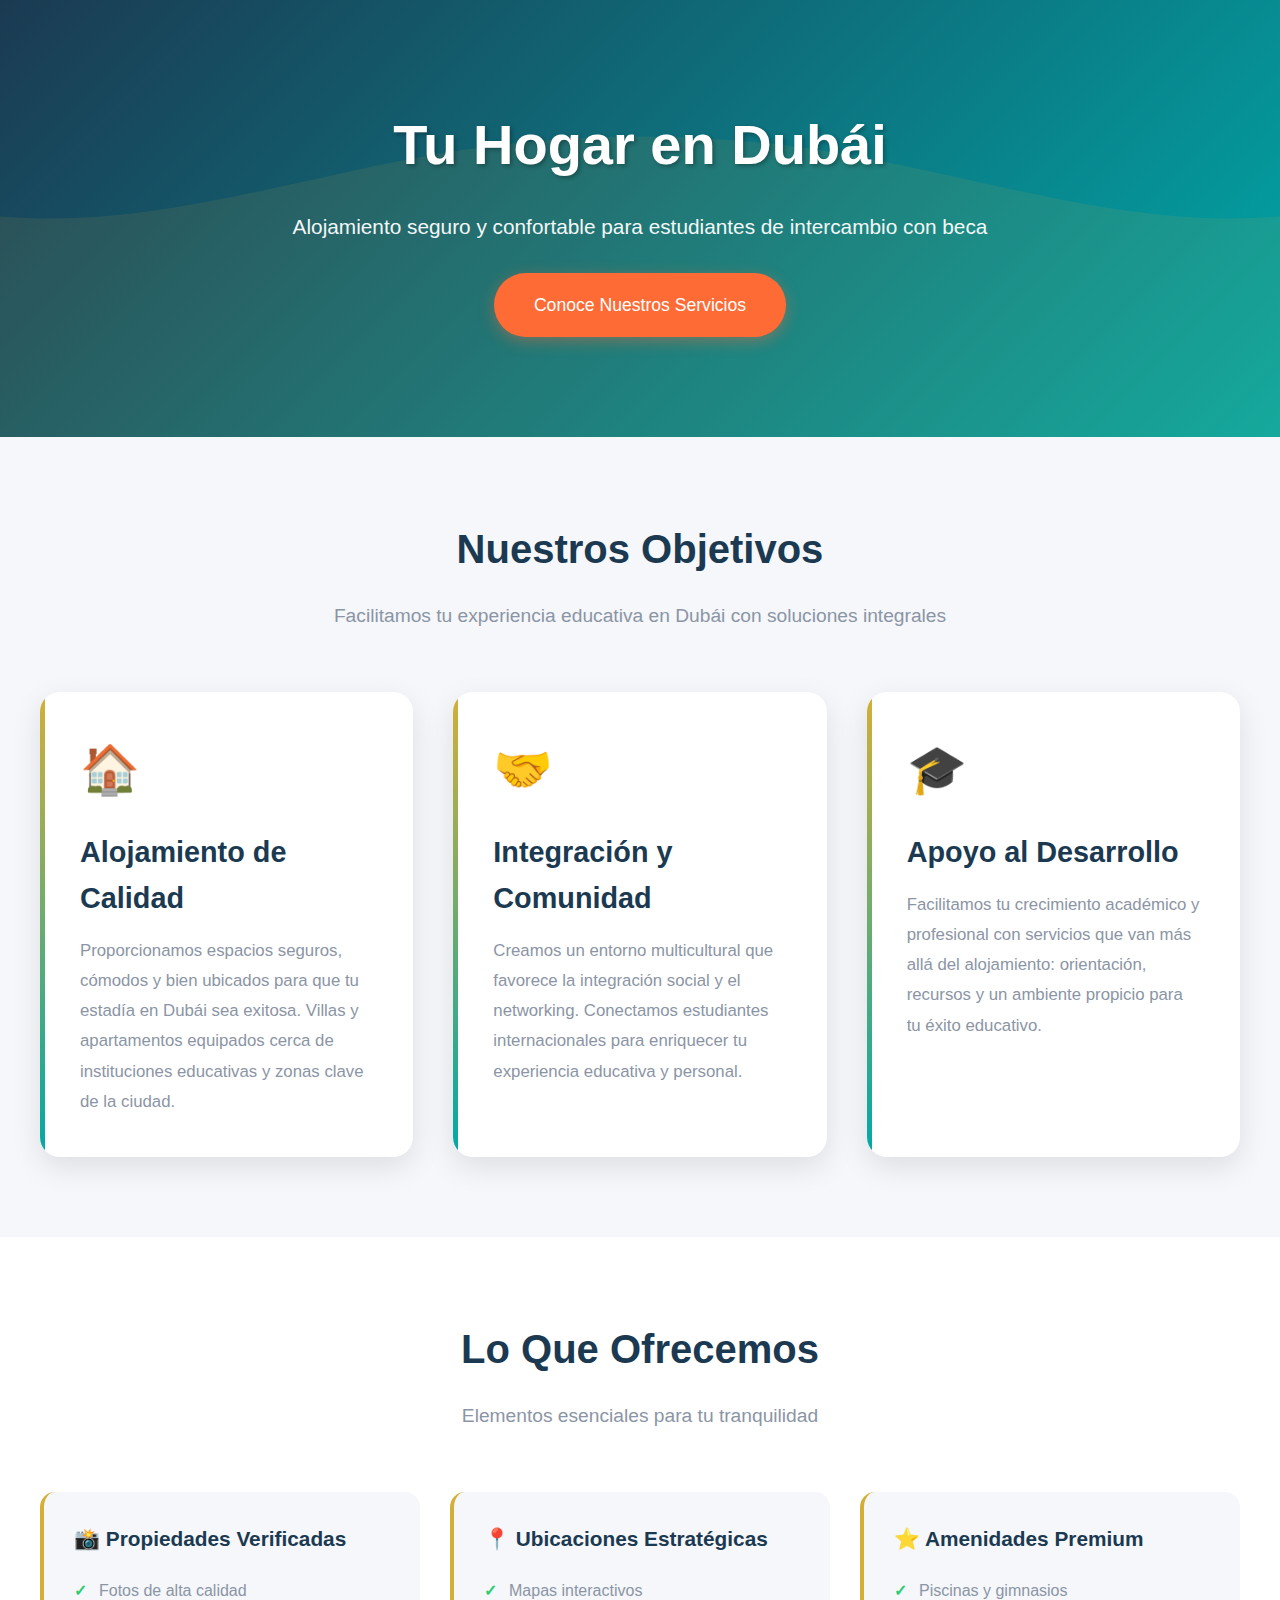
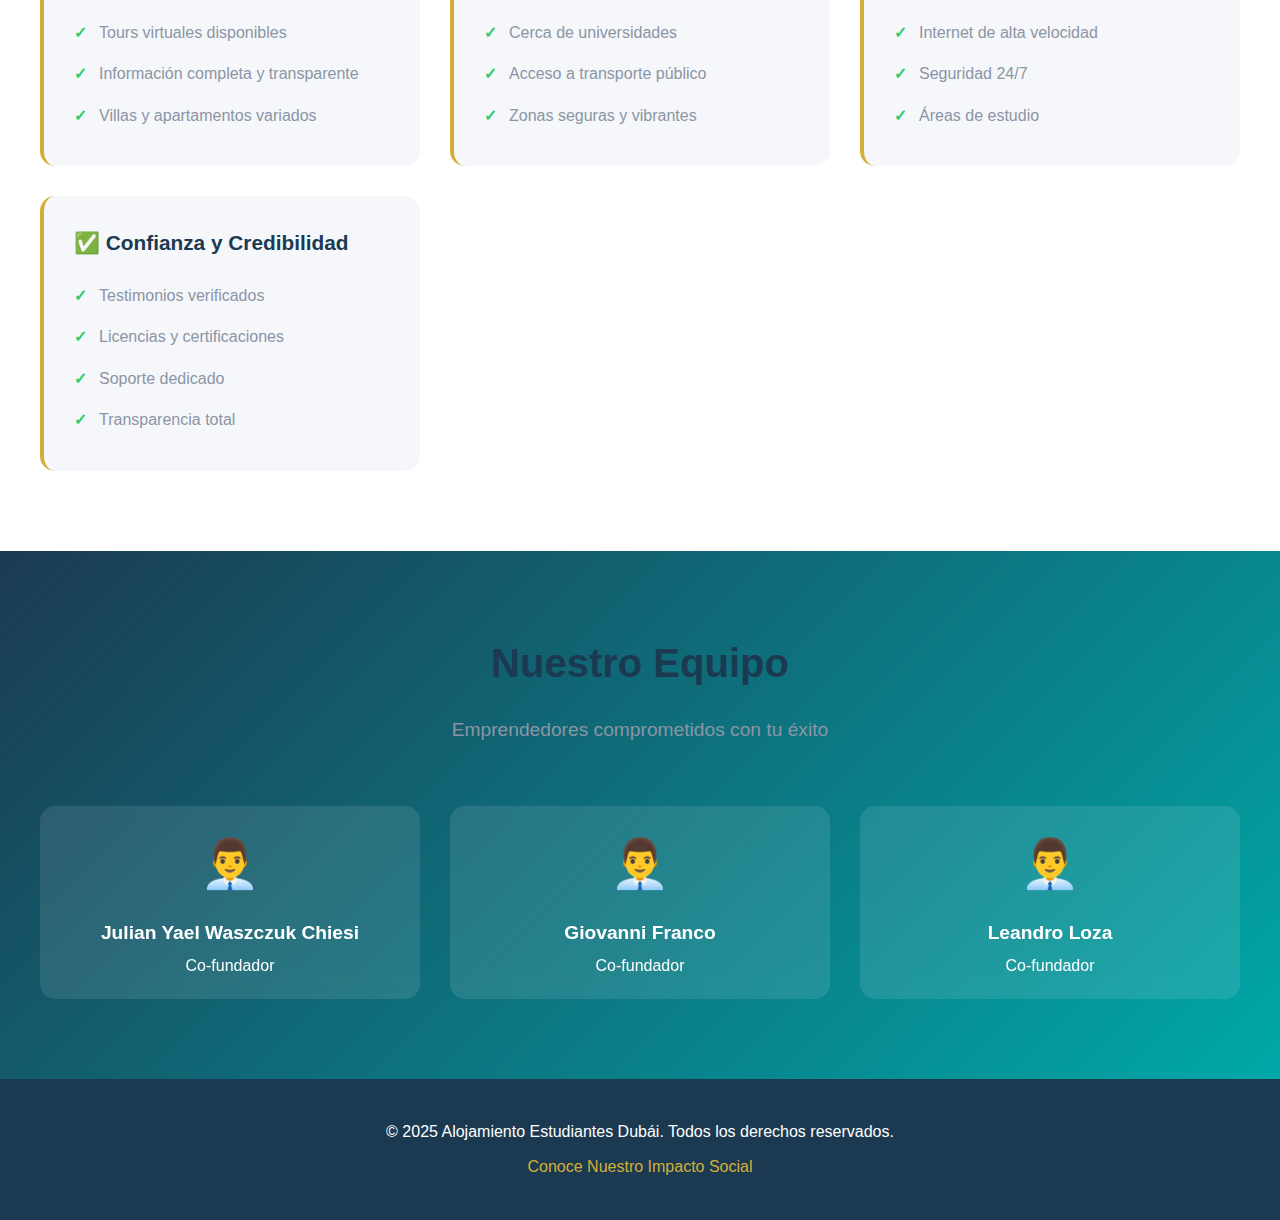
<file: index.html>
<!DOCTYPE html>
<html lang="es">
<head>
    <meta charset="UTF-8">
    <meta name="viewport" content="width=device-width, initial-scale=1.0">
    <link rel="stylesheet" href="./style/style.css">
    <title>Alojamiento para Estudiantes en Dubái</title>
</head>
<body>
    
    
    
    <!-- Hero Section -->
    <section class="hero">
        <div class="hero-content">
            <h1>Tu Hogar en Dubái</h1>
            <p>Alojamiento seguro y confortable para estudiantes de intercambio con beca</p>
            <a href="ayuda.html" class="cta-button">Conoce Nuestros Servicios</a>
        </div>
    </section>

    <!-- Objetivos Section -->
    <section class="objetivos" id="objetivos">
        <div class="container">
            <h2 class="section-title">Nuestros Objetivos</h2>
            <p class="section-subtitle">Facilitamos tu experiencia educativa en Dubái con soluciones integrales</p>
            
            <div class="objetivos-grid">
                <div class="objetivo-card">
                    <div class="objetivo-icon">🏠</div>
                    <h3 class="objetivo-title">Alojamiento de Calidad</h3>
                    <p class="objetivo-description">
                        Proporcionamos espacios seguros, cómodos y bien ubicados para que tu estadía en Dubái sea exitosa. Villas y apartamentos equipados cerca de instituciones educativas y zonas clave de la ciudad.
                    </p>
                </div>

                <div class="objetivo-card">
                    <div class="objetivo-icon">🤝</div>
                    <h3 class="objetivo-title">Integración y Comunidad</h3>
                    <p class="objetivo-description">
                        Creamos un entorno multicultural que favorece la integración social y el networking. Conectamos estudiantes internacionales para enriquecer tu experiencia educativa y personal.
                    </p>
                </div>

                <div class="objetivo-card">
                    <div class="objetivo-icon">🎓</div>
                    <h3 class="objetivo-title">Apoyo al Desarrollo</h3>
                    <p class="objetivo-description">
                        Facilitamos tu crecimiento académico y profesional con servicios que van más allá del alojamiento: orientación, recursos y un ambiente propicio para tu éxito educativo.
                    </p>
                </div>
            </div>
        </div>
    </section>

    <!-- MVP Section -->
    <section class="mvp">
        <div class="container">
            <h2 class="section-title">Lo Que Ofrecemos</h2>
            <p class="section-subtitle">Elementos esenciales para tu tranquilidad</p>
            
            <div class="mvp-grid">
                <div class="mvp-item">
                    <h3>📸 Propiedades Verificadas</h3>
                    <ul>
                        <li>Fotos de alta calidad</li>
                        <li>Tours virtuales disponibles</li>
                        <li>Información completa y transparente</li>
                        <li>Villas y apartamentos variados</li>
                    </ul>
                </div>

                <div class="mvp-item">
                    <h3>📍 Ubicaciones Estratégicas</h3>
                    <ul>
                        <li>Mapas interactivos</li>
                        <li>Cerca de universidades</li>
                        <li>Acceso a transporte público</li>
                        <li>Zonas seguras y vibrantes</li>
                    </ul>
                </div>

                <div class="mvp-item">
                    <h3>⭐ Amenidades Premium</h3>
                    <ul>
                        <li>Piscinas y gimnasios</li>
                        <li>Internet de alta velocidad</li>
                        <li>Seguridad 24/7</li>
                        <li>Áreas de estudio</li>
                    </ul>
                </div>

                <div class="mvp-item">
                    <h3>✅ Confianza y Credibilidad</h3>
                    <ul>
                        <li>Testimonios verificados</li>
                        <li>Licencias y certificaciones</li>
                        <li>Soporte dedicado</li>
                        <li>Transparencia total</li>
                    </ul>
                </div>
            </div>
        </div>
    </section>

    <!-- Team Section -->
    <section class="team">
        <div class="container">
            <h2 class="section-title">Nuestro Equipo</h2>
            <p class="section-subtitle">Emprendedores comprometidos con tu éxito</p>
            
            <div class="team-grid">
                <div class="team-member">
                    <div class="team-member-icon">👨‍💼</div>
                    <h3>Julian Yael Waszczuk Chiesi</h3>
                    <p>Co-fundador</p>
                </div>

                <div class="team-member">
                    <div class="team-member-icon">👨‍💼</div>
                    <h3>Giovanni Franco</h3>
                    <p>Co-fundador</p>
                </div>

                <div class="team-member">
                    <div class="team-member-icon">👨‍💼</div>
                    <h3>Leandro Loza</h3>
                    <p>Co-fundador</p>
                </div>
            </div>
        </div>
    </section>

    <!-- Footer -->
    <footer>
        <div class="container">
            <p>&copy; 2025 Alojamiento Estudiantes Dubái. Todos los derechos reservados.</p>
            <p style="margin-top: 10px;">
                <a href="impacto-social.html">Conoce Nuestro Impacto Social</a>
            </p>
        </div>
    </footer>
</body>
</html>
</file>
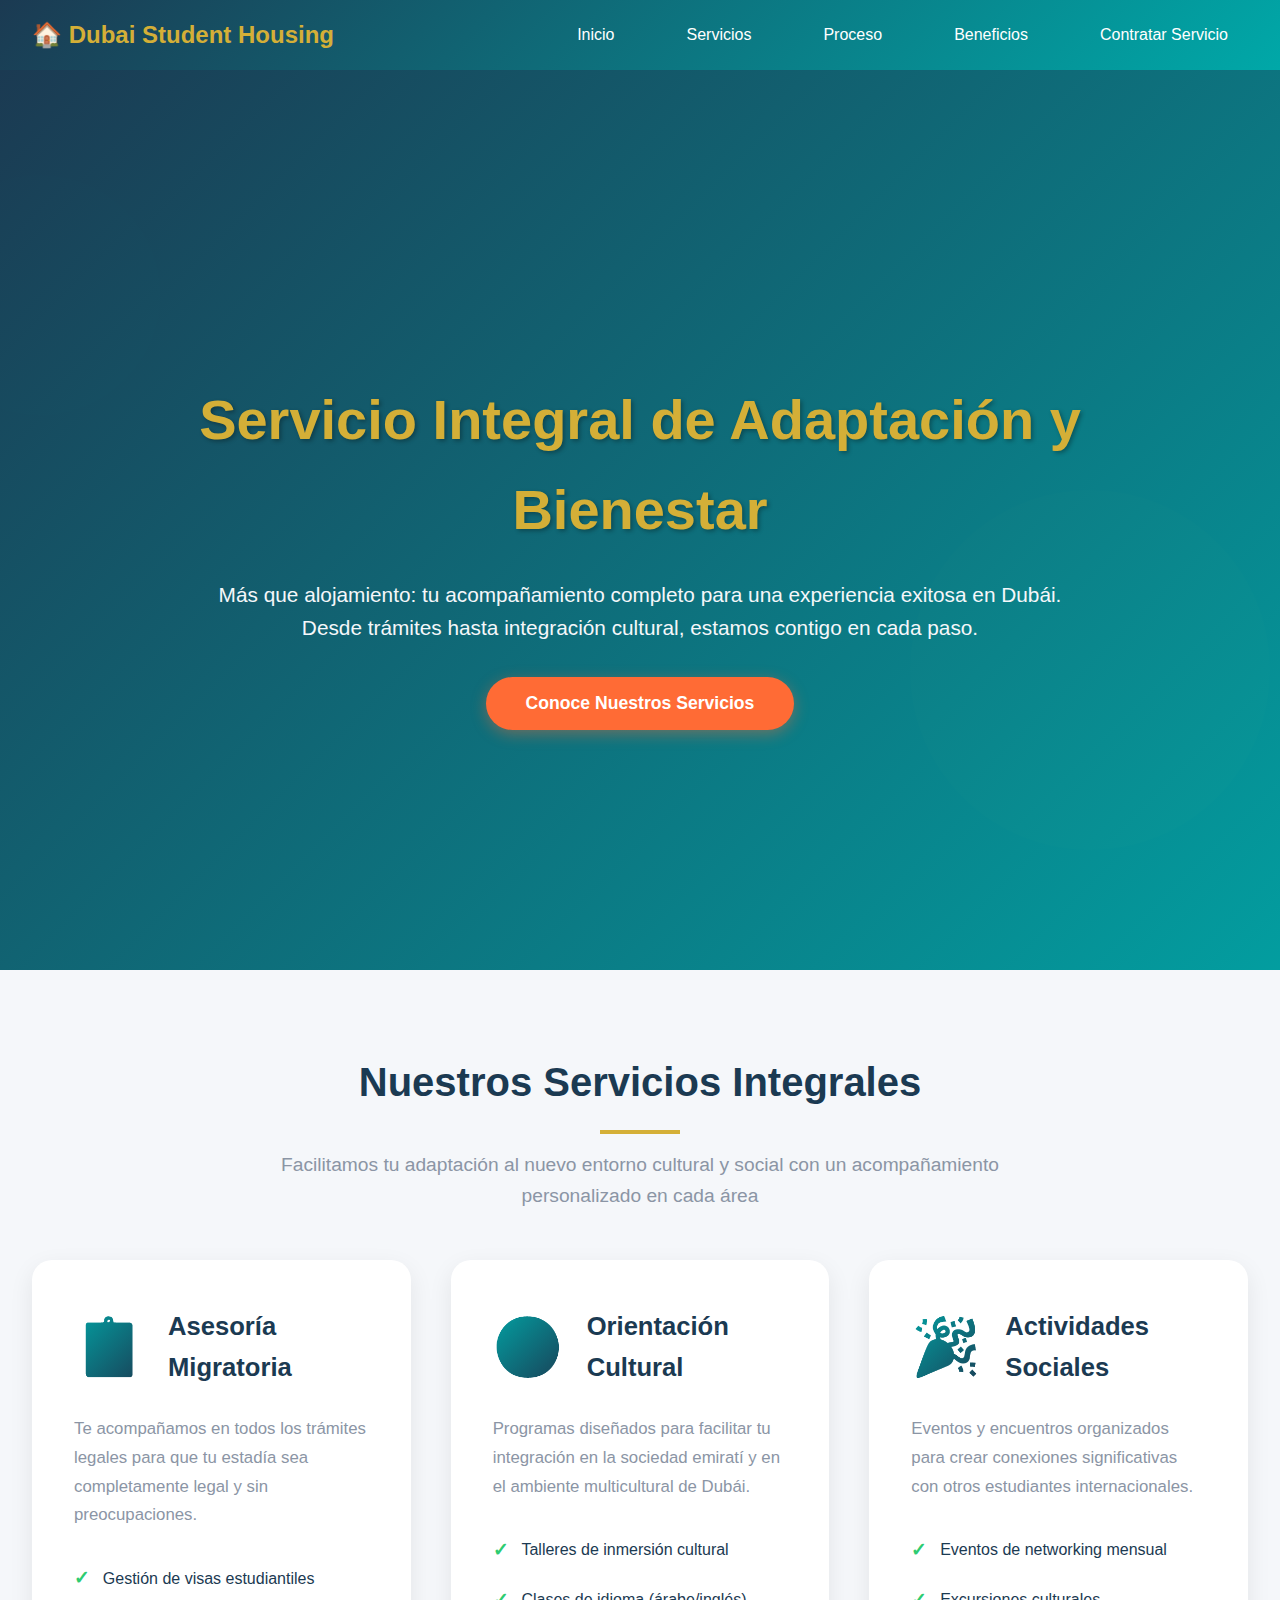
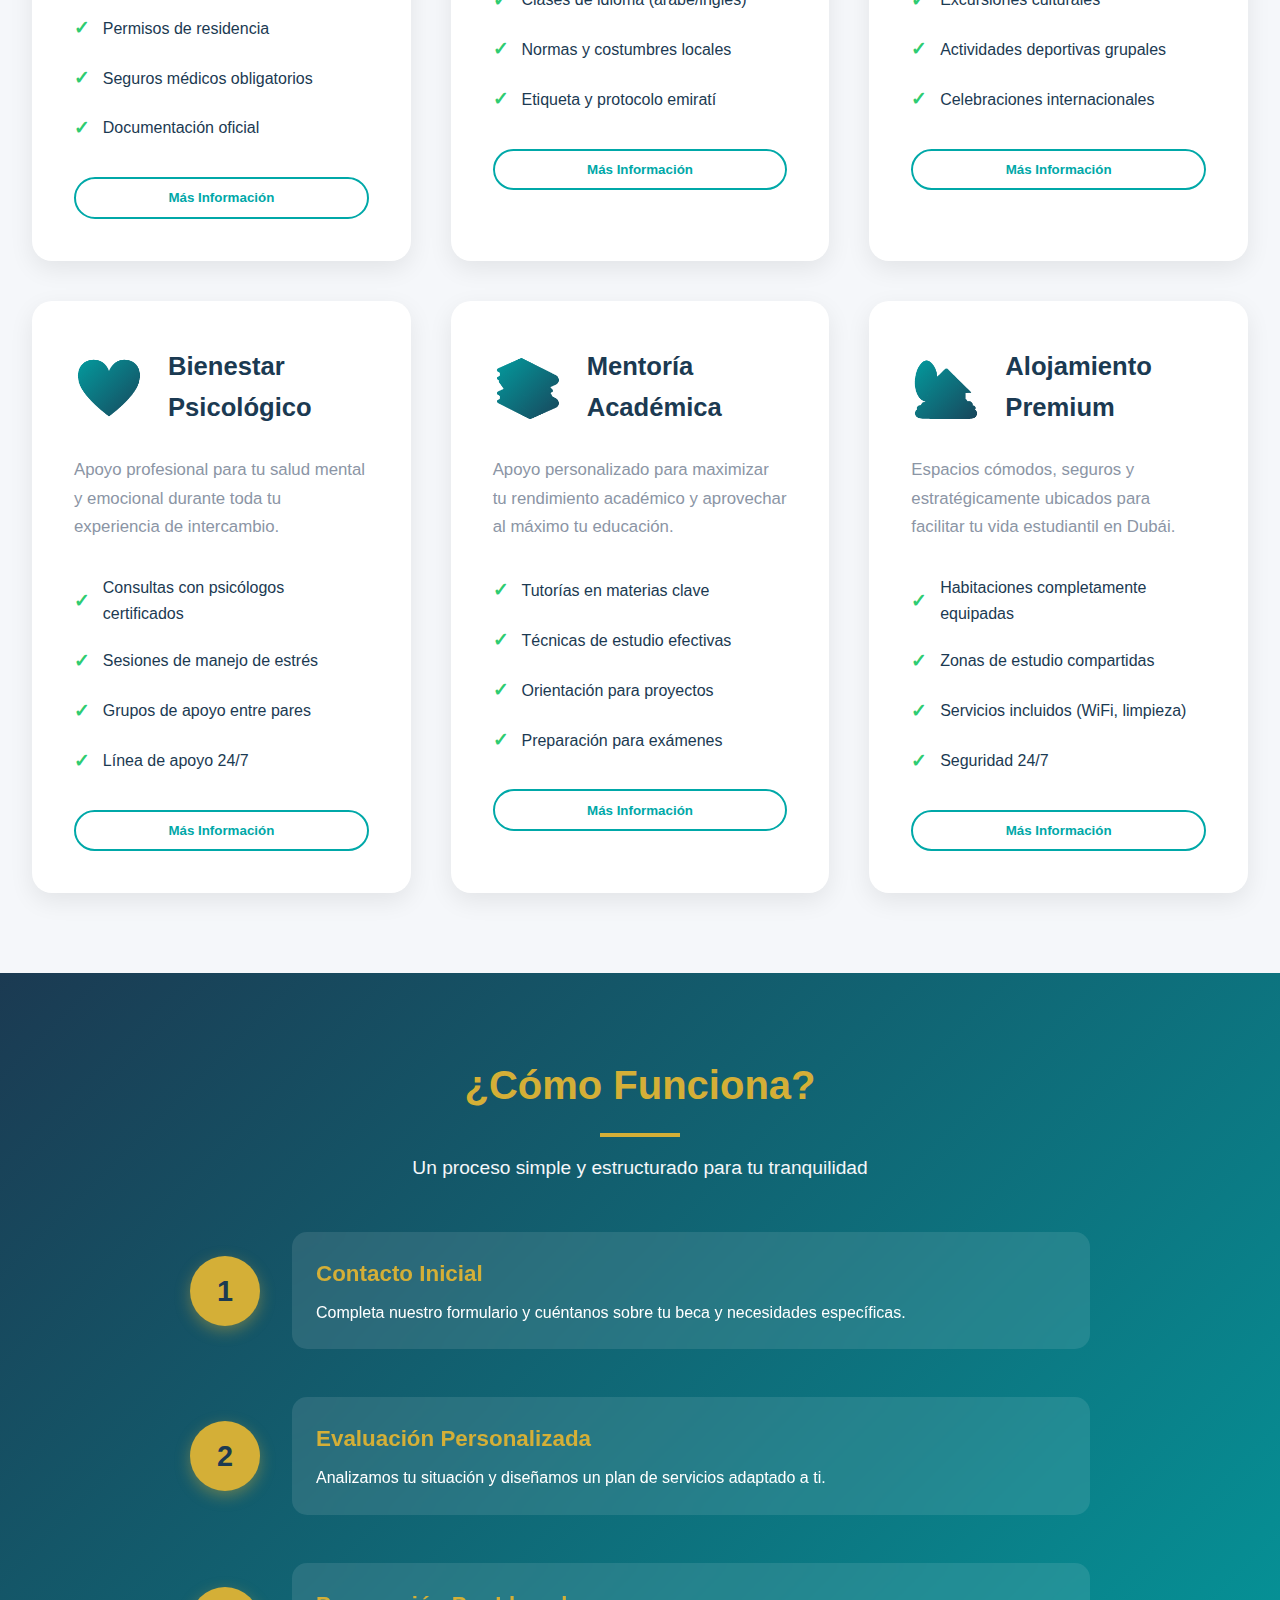
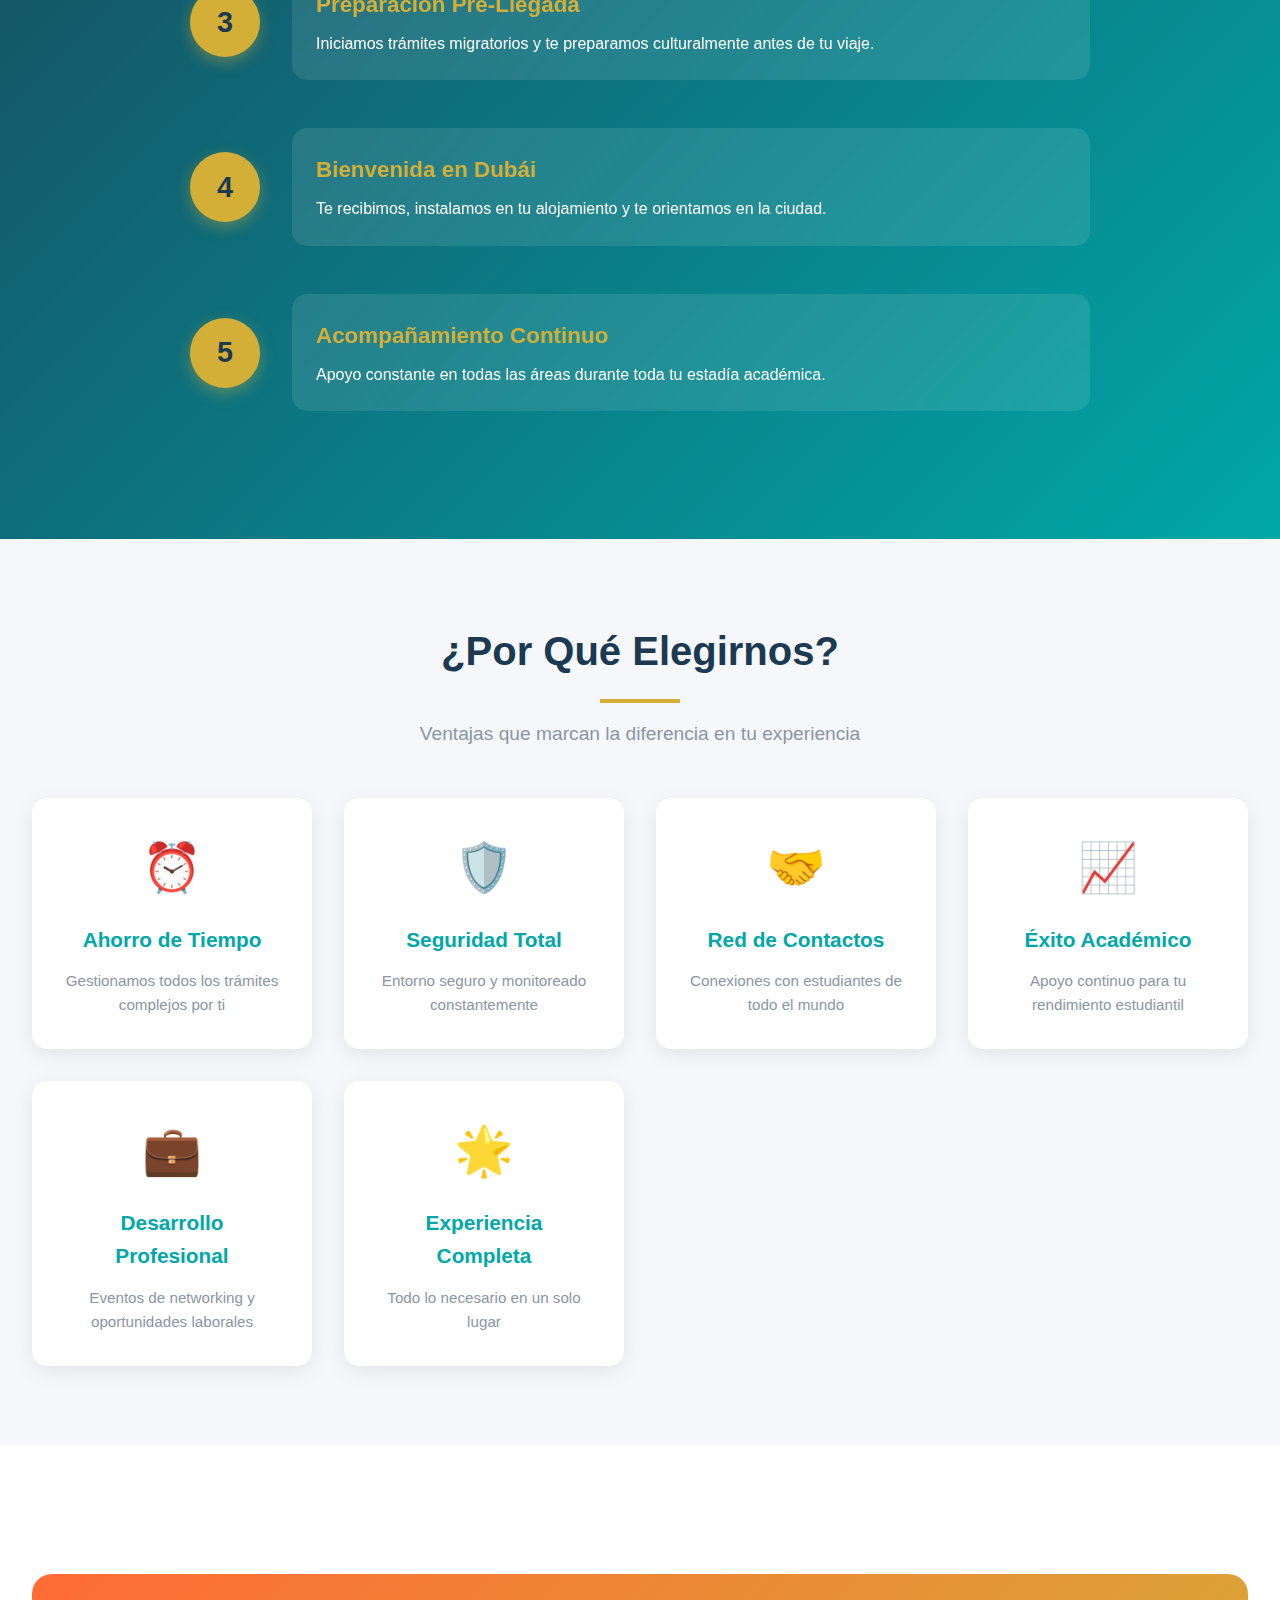
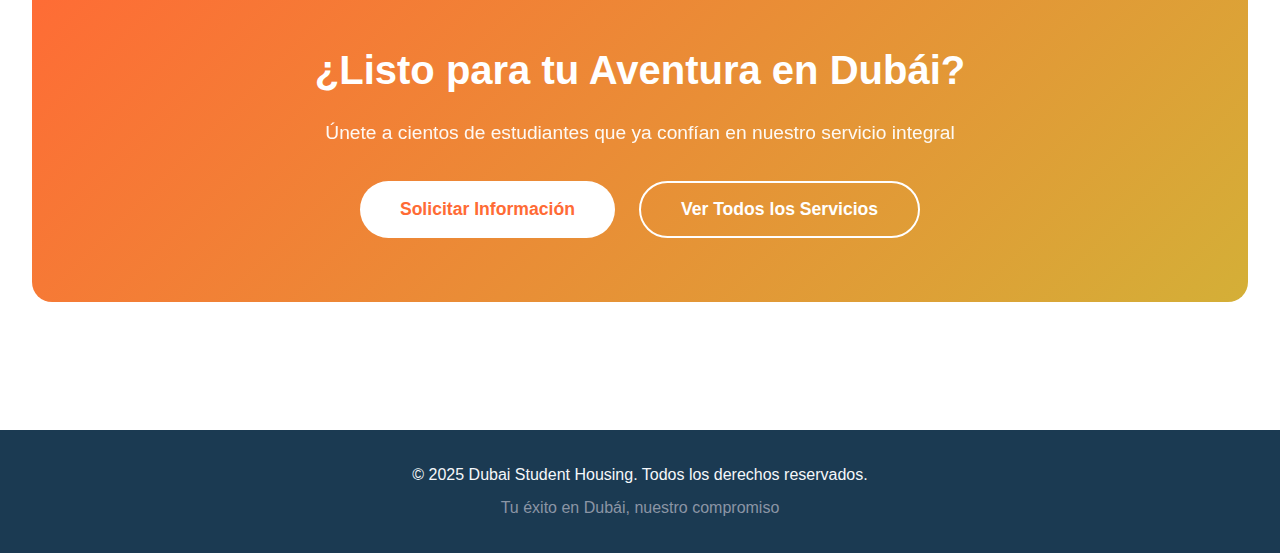
<file: pages/ayuda.html>
<!DOCTYPE html>
<html lang="es">
<head>
    <meta charset="UTF-8">
    <meta name="viewport" content="width=device-width, initial-scale=1.0">
    <title>Dubai Student Housing - Servicios Integrales de Adaptación</title>
    <link rel="stylesheet" href="../style/ayuda.css">
</head>
<body>
    <!-- Header -->
    <header>
        <nav>
            <div class="logo">🏠 Dubai Student Housing</div>
            <ul class="nav-links">
                <li><a href="#inicio">Inicio</a></li>
                <li><a href="#servicios">Servicios</a></li>
                <li><a href="#proceso">Proceso</a></li>
                <li><a href="#beneficios">Beneficios</a></li>
                <li><a href="../pages/map.html">Contratar Servicio</a></li>
            </ul>
        </nav>
    </header>

    <!-- Hero Section -->
    <section id="inicio" class="hero">
        <div class="hero-content">
            <h1>Servicio Integral de Adaptación y Bienestar</h1>
            <p>Más que alojamiento: tu acompañamiento completo para una experiencia exitosa en Dubái. Desde trámites hasta integración cultural, estamos contigo en cada paso.</p>
            <button class="cta-button" onclick="scrollToServices()">Conoce Nuestros Servicios</button>
        </div>
    </section>

    <!-- Main Services Section -->
    <section id="servicios" class="services-main">
        <h2 class="section-title">Nuestros Servicios Integrales</h2>
        <p class="section-subtitle">Facilitamos tu adaptación al nuevo entorno cultural y social con un acompañamiento personalizado en cada área</p>
        
        <div class="services-grid">
            <!-- Service 1 -->
            <div class="service-card-detailed">
                <div class="service-header">
                    <div class="service-icon-large">📋</div>
                    <h3>Asesoría Migratoria</h3>
                </div>
                <p class="service-description">Te acompañamos en todos los trámites legales para que tu estadía sea completamente legal y sin preocupaciones.</p>
                <ul class="service-features">
                    <li>Gestión de visas estudiantiles</li>
                    <li>Permisos de residencia</li>
                    <li>Seguros médicos obligatorios</li>
                    <li>Documentación oficial</li>
                </ul>
                <button class="learn-more-btn" onclick="openModal('migracion')">Más Información</button>
            </div>

            <!-- Service 2 -->
            <div class="service-card-detailed">
                <div class="service-header">
                    <div class="service-icon-large">🌍</div>
                    <h3>Orientación Cultural</h3>
                </div>
                <p class="service-description">Programas diseñados para facilitar tu integración en la sociedad emiratí y en el ambiente multicultural de Dubái.</p>
                <ul class="service-features">
                    <li>Talleres de inmersión cultural</li>
                    <li>Clases de idioma (árabe/inglés)</li>
                    <li>Normas y costumbres locales</li>
                    <li>Etiqueta y protocolo emiratí</li>
                </ul>
                <button class="learn-more-btn" onclick="openModal('cultural')">Más Información</button>
            </div>

            <!-- Service 3 -->
            <div class="service-card-detailed">
                <div class="service-header">
                    <div class="service-icon-large">🎉</div>
                    <h3>Actividades Sociales</h3>
                </div>
                <p class="service-description">Eventos y encuentros organizados para crear conexiones significativas con otros estudiantes internacionales.</p>
                <ul class="service-features">
                    <li>Eventos de networking mensual</li>
                    <li>Excursiones culturales</li>
                    <li>Actividades deportivas grupales</li>
                    <li>Celebraciones internacionales</li>
                </ul>
                <button class="learn-more-btn" onclick="openModal('social')">Más Información</button>
            </div>

            <!-- Service 4 -->
            <div class="service-card-detailed">
                <div class="service-header">
                    <div class="service-icon-large">💚</div>
                    <h3>Bienestar Psicológico</h3>
                </div>
                <p class="service-description">Apoyo profesional para tu salud mental y emocional durante toda tu experiencia de intercambio.</p>
                <ul class="service-features">
                    <li>Consultas con psicólogos certificados</li>
                    <li>Sesiones de manejo de estrés</li>
                    <li>Grupos de apoyo entre pares</li>
                    <li>Línea de apoyo 24/7</li>
                </ul>
                <button class="learn-more-btn" onclick="openModal('psicologico')">Más Información</button>
            </div>

            <!-- Service 5 -->
            <div class="service-card-detailed">
                <div class="service-header">
                    <div class="service-icon-large">📚</div>
                    <h3>Mentoría Académica</h3>
                </div>
                <p class="service-description">Apoyo personalizado para maximizar tu rendimiento académico y aprovechar al máximo tu educación.</p>
                <ul class="service-features">
                    <li>Tutorías en materias clave</li>
                    <li>Técnicas de estudio efectivas</li>
                    <li>Orientación para proyectos</li>
                    <li>Preparación para exámenes</li>
                </ul>
                <button class="learn-more-btn" onclick="openModal('academico')">Más Información</button>
            </div>

            <!-- Service 6 -->
            <div class="service-card-detailed">
                <div class="service-header">
                    <div class="service-icon-large">🏡</div>
                    <h3>Alojamiento Premium</h3>
                </div>
                <p class="service-description">Espacios cómodos, seguros y estratégicamente ubicados para facilitar tu vida estudiantil en Dubái.</p>
                <ul class="service-features">
                    <li>Habitaciones completamente equipadas</li>
                    <li>Zonas de estudio compartidas</li>
                    <li>Servicios incluidos (WiFi, limpieza)</li>
                    <li>Seguridad 24/7</li>
                </ul>
                <button class="learn-more-btn" onclick="openModal('alojamiento')">Más Información</button>
            </div>
        </div>
    </section>

    <!-- Process Section -->
    <section id="proceso" class="process-section">
        <h2 class="section-title" style="color: #D4AF37;">¿Cómo Funciona?</h2>
        <p class="section-subtitle" style="color: #F5F7FA;">Un proceso simple y estructurado para tu tranquilidad</p>

        <div class="process-timeline">
            <div class="process-step">
                <div class="step-number">1</div>
                <div class="step-content">
                    <h3>Contacto Inicial</h3>
                    <p>Completa nuestro formulario y cuéntanos sobre tu beca y necesidades específicas.</p>
                </div>
            </div>

            <div class="process-step">
                <div class="step-number">2</div>
                <div class="step-content">
                    <h3>Evaluación Personalizada</h3>
                    <p>Analizamos tu situación y diseñamos un plan de servicios adaptado a ti.</p>
                </div>
            </div>

            <div class="process-step">
                <div class="step-number">3</div>
                <div class="step-content">
                    <h3>Preparación Pre-Llegada</h3>
                    <p>Iniciamos trámites migratorios y te preparamos culturalmente antes de tu viaje.</p>
                </div>
            </div>

            <div class="process-step">
                <div class="step-number">4</div>
                <div class="step-content">
                    <h3>Bienvenida en Dubái</h3>
                    <p>Te recibimos, instalamos en tu alojamiento y te orientamos en la ciudad.</p>
                </div>
            </div>

            <div class="process-step">
                <div class="step-number">5</div>
                <div class="step-content">
                    <h3>Acompañamiento Continuo</h3>
                    <p>Apoyo constante en todas las áreas durante toda tu estadía académica.</p>
                </div>
            </div>
        </div>
    </section>

    <!-- Benefits Section -->
    <section id="beneficios" class="benefits-section">
        <h2 class="section-title">¿Por Qué Elegirnos?</h2>
        <p class="section-subtitle">Ventajas que marcan la diferencia en tu experiencia</p>

        <div class="benefits-grid">
            <div class="benefit-card">
                <div class="benefit-icon">⏰</div>
                <h4>Ahorro de Tiempo</h4>
                <p>Gestionamos todos los trámites complejos por ti</p>
            </div>

            <div class="benefit-card">
                <div class="benefit-icon">🛡️</div>
                <h4>Seguridad Total</h4>
                <p>Entorno seguro y monitoreado constantemente</p>
            </div>

            <div class="benefit-card">
                <div class="benefit-icon">🤝</div>
                <h4>Red de Contactos</h4>
                <p>Conexiones con estudiantes de todo el mundo</p>
            </div>

            <div class="benefit-card">
                <div class="benefit-icon">📈</div>
                <h4>Éxito Académico</h4>
                <p>Apoyo continuo para tu rendimiento estudiantil</p>
            </div>

            <div class="benefit-card">
                <div class="benefit-icon">💼</div>
                <h4>Desarrollo Profesional</h4>
                <p>Eventos de networking y oportunidades laborales</p>
            </div>

            <div class="benefit-card">
                <div class="benefit-icon">🌟</div>
                <h4>Experiencia Completa</h4>
                <p>Todo lo necesario en un solo lugar</p>
            </div>
        </div>
    </section>

    <!-- CTA Section -->
    <section>
        <div class="cta-section">
            <h2>¿Listo para tu Aventura en Dubái?</h2>
            <p>Únete a cientos de estudiantes que ya confían en nuestro servicio integral</p>
            <div class="cta-buttons">
                <button class="btn-primary" onclick="openContactModal()">Solicitar Información</button>
                <button class="btn-secondary" onclick="scrollToServices()">Ver Todos los Servicios</button>
            </div>
        </div>
    </section>

    <!-- Modals -->
    <div id="modal" class="modal">
        <div class="modal-content">
            <span class="close-modal" onclick="closeModal()">&times;</span>
            <div class="modal-header">
                <h3 id="modalTitle">Título del Servicio</h3>
            </div>
            <div class="modal-body" id="modalBody">
                <!-- Content will be inserted here -->
            </div>
        </div>
    </div>

    <div id="contactModal" class="modal">
        <div class="modal-content">
            <span class="close-modal" onclick="closeContactModal()">&times;</span>
            <div class="modal-header">
                <h3>Solicita Información</h3>
            </div>
            <div class="modal-body">
                <form id="contactForm" style="display: flex; flex-direction: column; gap: 1rem;">
                    <input type="text" placeholder="Nombre completo" style="padding: 0.8rem; border: 1px solid #8B95A5; border-radius: 8px;" required>
                    <input type="email" placeholder="Email" style="padding: 0.8rem; border: 1px solid #8B95A5; border-radius: 8px;" required>
                    <input type="tel" placeholder="Teléfono" style="padding: 0.8rem; border: 1px solid #8B95A5; border-radius: 8px;">
                    <select style="padding: 0.8rem; border: 1px solid #8B95A5; border-radius: 8px;" required>
                        <option value="">Servicio de interés</option>
                        <option value="migracion">Asesoría Migratoria</option>
                        <option value="cultural">Orientación Cultural</option>
                        <option value="social">Actividades Sociales</option>
                        <option value="psicologico">Bienestar Psicológico</option>
                        <option value="academico">Mentoría Académica</option>
                        <option value="alojamiento">Alojamiento</option>
                        <option value="todo">Paquete Completo</option>
                    </select>
                    <textarea placeholder="Cuéntanos sobre tu situación" style="padding: 0.8rem; border: 1px solid #8B95A5; border-radius: 8px; min-height: 100px;" required></textarea>
                    <button type="submit" class="cta-button" style="margin-top: 1rem;">Enviar Solicitud</button>
                    <div id="successMsg" style="display: none; background: #2ECC71; color: white; padding: 1rem; border-radius: 8px; text-align: center;">
                        ✓ ¡Solicitud enviada! Nos contactaremos pronto.
                    </div>
                </form>
            </div>
        </div>
    </div>

    <!-- Footer -->
    <footer>
        <p>&copy; 2025 Dubai Student Housing. Todos los derechos reservados.</p>
        <p style="margin-top: 0.5rem; color: #8B95A5;">Tu éxito en Dubái, nuestro compromiso</p>
    </footer>

    <script>
        // Modal Content
        const modalContent = {
            migracion: {
                title: 'Asesoría Migratoria Personalizada',
                body: `
                    <p style="margin-bottom: 1rem;"><strong>Facilitamos todos tus trámites legales en Dubái</strong></p>
                    <p>Nuestro equipo de expertos en inmigración te guía paso a paso:</p>
                    <ul>
                        <li><strong>Visas Estudiantiles:</strong> Tramitación completa y seguimiento hasta su aprobación</li>
                        <li><strong>Permisos de Residencia:</strong> Gestión de Emirates ID y documentación oficial</li>
                        <li><strong>Seguros Médicos:</strong> Contratación de seguros obligatorios con las mejores coberturas</li>
                        <li><strong>Asesoría Legal:</strong> Consultas con abogados especializados en inmigración</li>
                        <li><strong>Renovaciones:</strong> Recordatorios y gestión de renovaciones necesarias</li>
                    </ul>
                    <p style="margin-top: 1rem;"><em>Evita errores costosos y ahorra tiempo con nuestro servicio especializado.</em></p>
                `
            },
            cultural: {
                title: 'Programas de Orientación Cultural y Lingüística',
                body: `
                    <p style="margin-bottom: 1rem;"><strong>Integración exitosa en la sociedad emiratí</strong></p>
                    <p>Te preparamos para vivir cómodamente en un ambiente multicultural:</p>
                    <ul>
                        <li><strong>Talleres de Inmersión:</strong> Sesiones semanales sobre cultura y tradiciones locales</li>
                        <li><strong>Clases de Idiomas:</strong> Árabe básico e inglés avanzado según tu nivel</li>
                        <li><strong>Normas Sociales:</strong> Código de vestimenta, comportamiento público y etiqueta</li>
                        <li><strong>Festividades Locales:</strong> Participación en eventos culturales y religiosos</li>
                        <li><strong>Gastronomía:</strong> Introducción a la cocina emiratí y opciones multiculturales</li>
                    </ul>
                    <p style="margin-top: 1rem;"><em>Comprende y respeta la cultura local mientras disfrutas de tu experiencia internacional.</em></p>
                `
            },
            social: {
                title: 'Actividades Sociales y Recreativas',
                body: `
                    <p style="margin-bottom: 1rem;"><strong>Crea conexiones significativas y recuerdos inolvidables</strong></p>
                    <p>Organizamos eventos diseñados para tu integración social:</p>
                    <ul>
                        <li><strong>Networking Mensual:</strong> Encuentros con profesionales y otros estudiantes internacionales</li>
                        <li><strong>Excursiones Culturales:</strong> Visitas a museos, desierto, playas y lugares emblemáticos</li>
                        <li><strong>Deportes y Fitness:</strong> Torneos, yoga, running clubs y actividades al aire libre</li>
                        <li><strong>Noches Temáticas:</strong> Celebraciones de diferentes culturas y países</li>
                        <li><strong>Voluntariado:</strong> Oportunidades para contribuir a la comunidad local</li>
                    </ul>
                    <p style="margin-top: 1rem;"><em>Tu red de contactos global comienza aquí.</em></p>
                `
            },
            psicologico: {
                title: 'Soporte Psicológico y Emocional',
                body: `
                    <p style="margin-bottom: 1rem;"><strong>Tu bienestar mental es nuestra prioridad</strong></p>
                    <p>Apoyo profesional para enfrentar los desafíos de estudiar en el extranjero:</p>
                    <ul>
                        <li><strong>Consultas Individuales:</strong> Sesiones con psicólogos certificados en múltiples idiomas</li>
                        <li><strong>Manejo de Estrés:</strong> Técnicas de mindfulness, meditación y relajación</li>
                        <li><strong>Grupos de Apoyo:</strong> Espacios seguros para compartir experiencias con otros estudiantes</li>
                        <li><strong>Adaptación Cultural:</strong> Ayuda para superar el choque cultural y la nostalgia</li>
                        <li><strong>Línea de Emergencia:</strong> Apoyo disponible 24/7 para situaciones críticas</li>
                    </ul>
                    <p style="margin-top: 1rem;"><em>Confidencial, profesional y siempre a tu disposición.</em></p>
                `
            },
            academico: {
                title: 'Servicio de Mentoría y Tutoría Académica',
                body: `
                    <p style="margin-bottom: 1rem;"><strong>Maximiza tu potencial académico</strong></p>
                    <p>Apoyo personalizado para alcanzar la excelencia en tus estudios:</p>
                    <ul>
                        <li><strong>Tutorías Especializadas:</strong> Apoyo en matemáticas, ciencias, humanidades y más</li>
                        <li><strong>Técnicas de Estudio:</strong> Métodos efectivos de organización y aprendizaje</li>
                        <li><strong>Preparación de Exámenes:</strong> Estrategias para mejorar tu rendimiento académico</li>
                        <li><strong>Proyectos de Investigación:</strong> Guía para trabajos finales y tesis</li>
                        <li><strong>Orientación Profesional:</strong> Asesoría sobre carreras y oportunidades futuras</li>
                    </ul>
                    <p style="margin-top: 1rem;"><em>Convierte tu beca en una experiencia académica excepcional.</em></p>
                `
            },
            alojamiento: {
                title: 'Alojamiento Premium y Servicios Incluidos',
                body: `
                    <p style="margin-bottom: 1rem;"><strong>Tu hogar lejos de casa</strong></p>
                    <p>Espacios diseñados pensando en tu comodidad y necesidades:</p>
                    <ul>
                        <li><strong>Habitaciones Equipadas:</strong> Cama, escritorio, armario, aire acondicionado y más</li>
                        <li><strong>Áreas Comunes:</strong> Cocina compartida, salas de estudio, espacios recreativos</li>
                        <li><strong>Servicios Incluidos:</strong> WiFi de alta velocidad, limpieza semanal, mantenimiento</li>
                        <li><strong>Ubicación Estratégica:</strong> Cerca de universidades y transporte público</li>
                        <li><strong>Seguridad 24/7:</strong> Vigilancia, acceso controlado y personal de emergencia</li>
                    </ul>
                    <p style="margin-top: 1rem;"><em>Concentráte en tus estudios, nosotros nos encargamos del resto.</em></p>
                `
            }
        };

        // Modal Functions
        function openModal(service) {
            const modal = document.getElementById('modal');
            const title = document.getElementById('modalTitle');
            const body = document.getElementById('modalBody');
            
            if (modalContent[service]) {
                title.textContent = modalContent[service].title;
                body.innerHTML = modalContent[service].body;
                modal.style.display = 'block';
            }
        }

        function closeModal() {
            document.getElementById('modal').style.display = 'none';
        }

        function openContactModal() {
            document.getElementById('contactModal').style.display = 'block';
        }

        function closeContactModal() {
            document.getElementById('contactModal').style.display = 'none';
        }

        // Close modal when clicking outside
        window.onclick = function(event) {
            const modal = document.getElementById('modal');
            const contactModal = document.getElementById('contactModal');
            if (event.target == modal) {
                closeModal();
            }
            if (event.target == contactModal) {
                closeContactModal();
            }
        }

        // Form submission
        document.getElementById('contactForm').addEventListener('submit', function(e) {
            e.preventDefault();
            const successMsg = document.getElementById('successMsg');
            successMsg.style.display = 'block';
            this.reset();
            
            setTimeout(() => {
                successMsg.style.display = 'none';
                closeContactModal();
            }, 3000);
        });

        // Smooth scroll
        function scrollToServices() {
            document.getElementById('servicios').scrollIntoView({ behavior: 'smooth' });
        }

        // Smooth scroll for nav links
        document.querySelectorAll('a[href^="#"]').forEach(anchor => {
            anchor.addEventListener('click', function (e) {
                e.preventDefault();
                const target = document.querySelector(this.getAttribute('href'));
                if (target) {
                    target.scrollIntoView({ behavior: 'smooth', block: 'start' });
                }
            });
        });

        // Animate elements on scroll
        const observerOptions = {
            threshold: 0.1,
            rootMargin: '0px 0px -50px 0px'
        };

        const observer = new IntersectionObserver(function(entries) {
            entries.forEach(entry => {
                if (entry.isIntersecting) {
                    entry.target.style.animation = 'fadeInUp 0.6s ease forwards';
                }
            });
        }, observerOptions);

        document.querySelectorAll('.service-card-detailed, .benefit-card').forEach(el => {
            observer.observe(el);
        });
    </script>
</body>
</html>
</file>
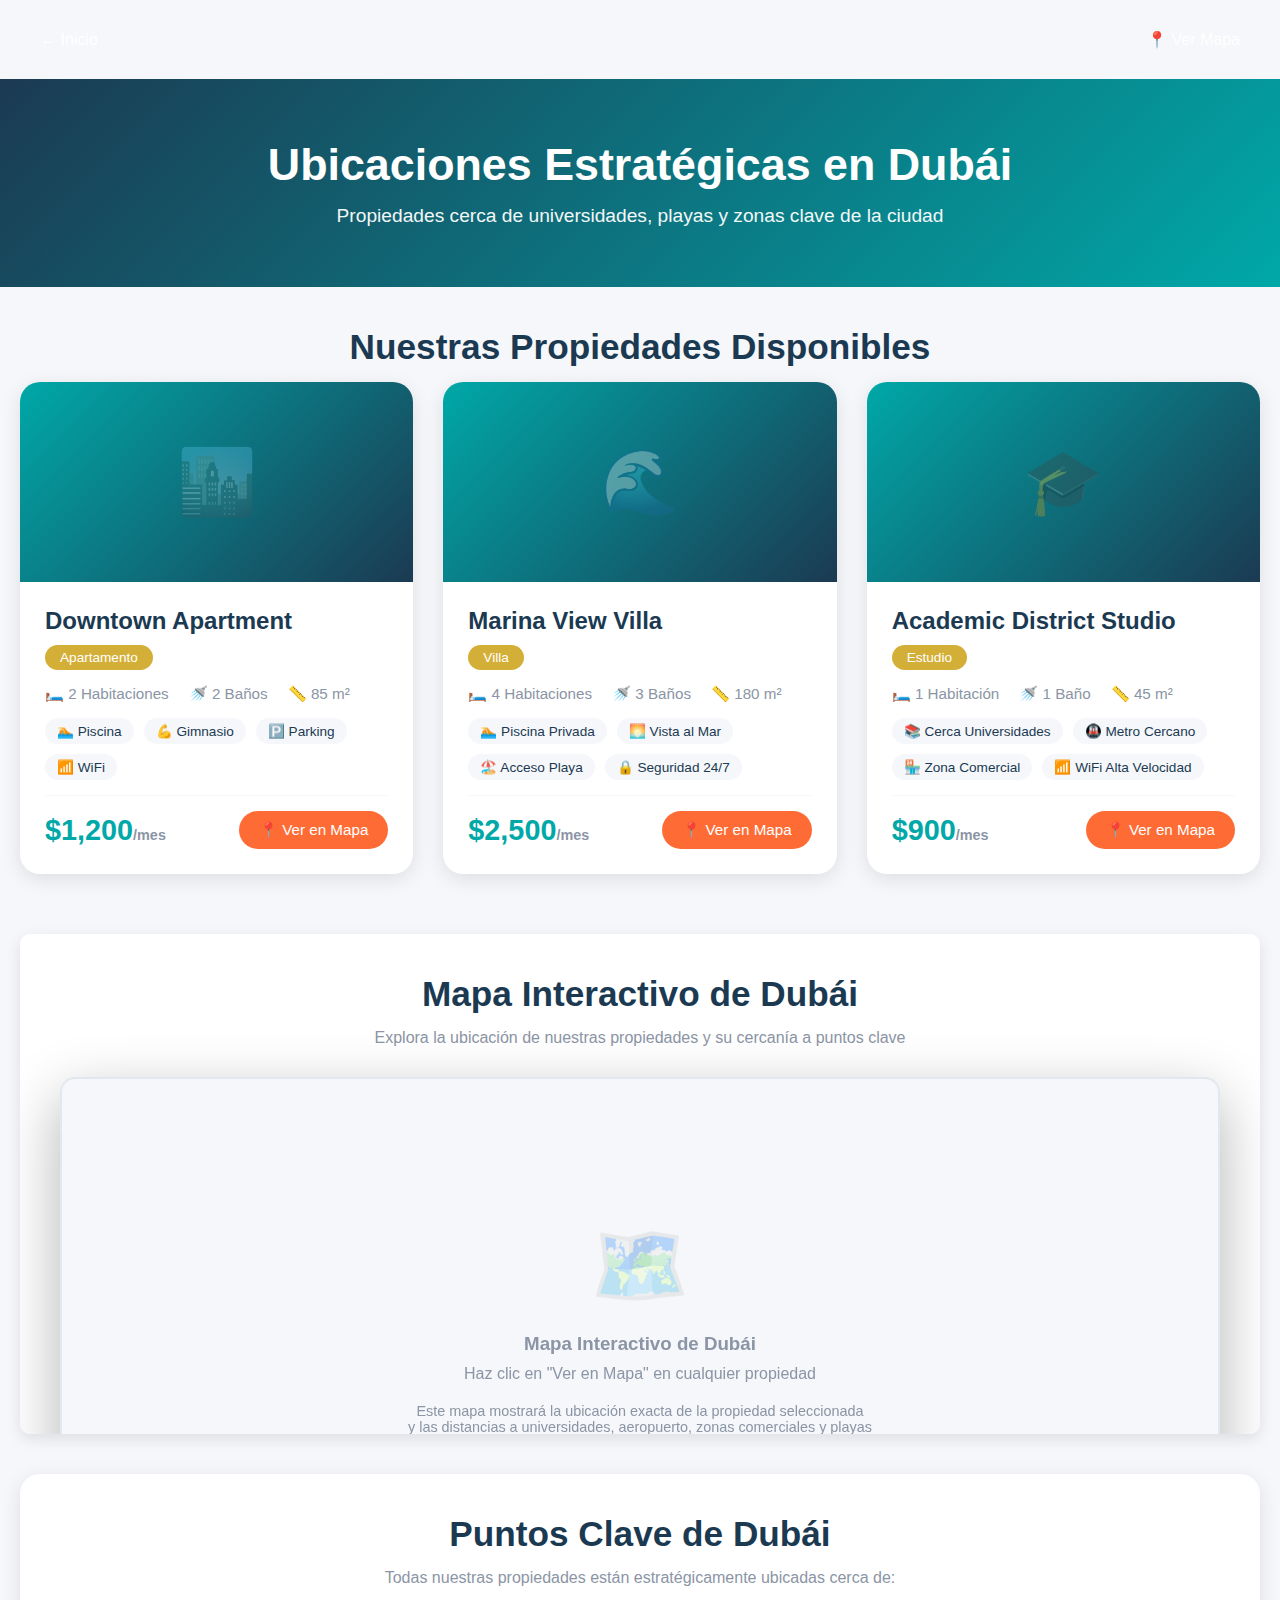
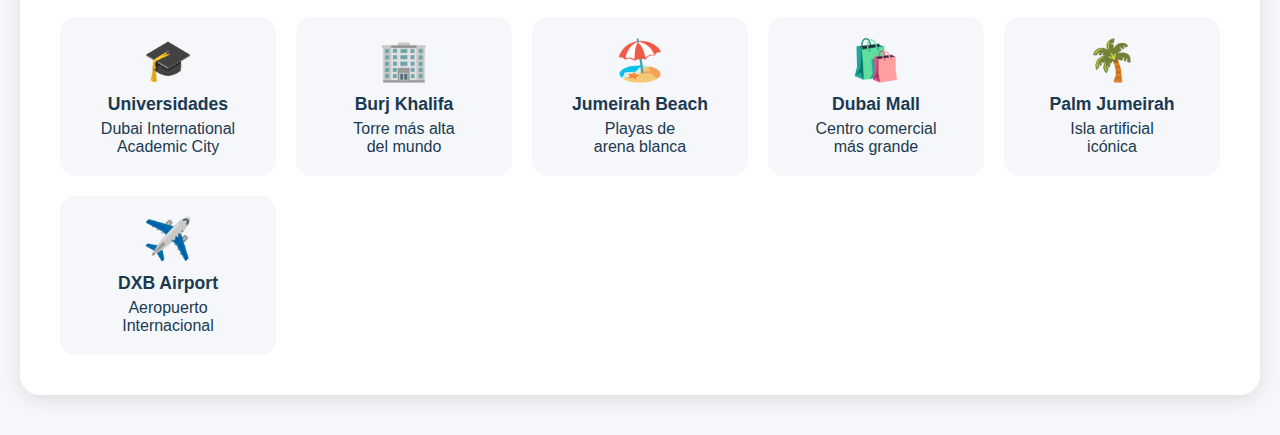
<file: pages/map.html>
<!DOCTYPE html>
<html lang="es">
<head>
    <meta charset="UTF-8">
    <meta name="viewport" content="width=device-width, initial-scale=1.0">
    <title>Ubicaciones - Alojamiento Estudiantes Dubái</title>
    <link rel="stylesheet" href="../style/map.css">
    <style>
        
    </style>
</head>
<body>
    <!-- Navigation -->
    <nav>
        <div class="container">
            <a href="../index.html">← Inicio</a>
            <a href="#map">📍 Ver Mapa</a>
        </div>
    </nav>

    <!-- Header -->
    <section class="header">
        <h1>Ubicaciones Estratégicas en Dubái</h1>
        <p>Propiedades cerca de universidades, playas y zonas clave de la ciudad</p>
    </section>

    <!-- Main Container -->
    <div class="main-container">
        
        <!-- Properties Section -->
        <section class="properties-section">
            <h2 class="section-title">Nuestras Propiedades Disponibles</h2>
            
            <div class="properties-grid">
                <!-- Property 1 -->
                <div class="property-card" onclick="showMap('downtown')">
                    <div class="property-image">🏙️</div>
                    <div class="property-content">
                        <h3 class="property-title">Downtown Apartment</h3>
                        <span class="property-type">Apartamento</span>
                        
                        <div class="property-details">
                            <span class="detail-item">🛏️ 2 Habitaciones</span>
                            <span class="detail-item">🚿 2 Baños</span>
                            <span class="detail-item">📏 85 m²</span>
                        </div>

                        <div class="amenities">
                            <span class="amenity-tag">🏊 Piscina</span>
                            <span class="amenity-tag">💪 Gimnasio</span>
                            <span class="amenity-tag">🅿️ Parking</span>
                            <span class="amenity-tag">📶 WiFi</span>
                        </div>

                        <div class="property-footer">
                            <div class="price">
                                $1,200<span class="price-period">/mes</span>
                            </div>
                            <button class="map-button">📍 Ver en Mapa</button>
                        </div>
                    </div>
                </div>

                <!-- Property 2 -->
                <div class="property-card" onclick="showMap('marina')">
                    <div class="property-image">🌊</div>
                    <div class="property-content">
                        <h3 class="property-title">Marina View Villa</h3>
                        <span class="property-type">Villa</span>
                        
                        <div class="property-details">
                            <span class="detail-item">🛏️ 4 Habitaciones</span>
                            <span class="detail-item">🚿 3 Baños</span>
                            <span class="detail-item">📏 180 m²</span>
                        </div>

                        <div class="amenities">
                            <span class="amenity-tag">🏊 Piscina Privada</span>
                            <span class="amenity-tag">🌅 Vista al Mar</span>
                            <span class="amenity-tag">🏖️ Acceso Playa</span>
                            <span class="amenity-tag">🔒 Seguridad 24/7</span>
                        </div>

                        <div class="property-footer">
                            <div class="price">
                                $2,500<span class="price-period">/mes</span>
                            </div>
                            <button class="map-button">📍 Ver en Mapa</button>
                        </div>
                    </div>
                </div>

                <!-- Property 3 -->
                <div class="property-card" onclick="showMap('academic')">
                    <div class="property-image">🎓</div>
                    <div class="property-content">
                        <h3 class="property-title">Academic District Studio</h3>
                        <span class="property-type">Estudio</span>
                        
                        <div class="property-details">
                            <span class="detail-item">🛏️ 1 Habitación</span>
                            <span class="detail-item">🚿 1 Baño</span>
                            <span class="detail-item">📏 45 m²</span>
                        </div>

                        <div class="amenities">
                            <span class="amenity-tag">📚 Cerca Universidades</span>
                            <span class="amenity-tag">🚇 Metro Cercano</span>
                            <span class="amenity-tag">🏪 Zona Comercial</span>
                            <span class="amenity-tag">📶 WiFi Alta Velocidad</span>
                        </div>

                        <div class="property-footer">
                            <div class="price">
                                $900<span class="price-period">/mes</span>
                            </div>
                            <button class="map-button">📍 Ver en Mapa</button>
                        </div>
                    </div>
                </div>
            </div>
        </section>

        <!-- Map Section -->
        <section class="map-section" id="map">
            <h2 class="section-title">Mapa Interactivo de Dubái</h2>
            <p style="text-align: center; color: #8B95A5; margin-bottom: 30px;">
                Explora la ubicación de nuestras propiedades y su cercanía a puntos clave
            </p>

            <div class="map-container">
                <div class="map-placeholder">
                    <div class="map-icon">🗺️</div>
                    <h3>Mapa Interactivo de Dubái</h3>
                    <p style="margin-top: 10px;">Haz clic en "Ver en Mapa" en cualquier propiedad</p>
                    <p style="font-size: 0.9em; margin-top: 20px; max-width: 500px; text-align: center;">
                        Este mapa mostrará la ubicación exacta de la propiedad seleccionada<br>
                        y las distancias a universidades, aeropuerto, zonas comerciales y playas
                    </p>
                </div>
            </div>

            <!-- Distances Info -->
            <div class="distances-grid">
                <div class="distance-card">
                    <div class="distance-icon">✈️</div>
                    <div class="distance-info">
                        <h4>Aeropuerto Internacional</h4>
                        <p>15-25 min</p>
                    </div>
                </div>

                <div class="distance-card">
                    <div class="distance-icon">🎓</div>
                    <div class="distance-info">
                        <h4>Universidades Principales</h4>
                        <p>5-15 min</p>
                    </div>
                </div>

                <div class="distance-card">
                    <div class="distance-icon">🏖️</div>
                    <div class="distance-info">
                        <h4>Playa Más Cercana</h4>
                        <p>10-20 min</p>
                    </div>
                </div>

                <div class="distance-card">
                    <div class="distance-icon">🛍️</div>
                    <div class="distance-info">
                        <h4>Dubai Mall</h4>
                        <p>8-18 min</p>
                    </div>
                </div>

                <div class="distance-card">
                    <div class="distance-icon">🚇</div>
                    <div class="distance-info">
                        <h4>Estación de Metro</h4>
                        <p>3-10 min</p>
                    </div>
                </div>

                <div class="distance-card">
                    <div class="distance-icon">🏥</div>
                    <div class="distance-info">
                        <h4>Hospitales</h4>
                        <p>5-12 min</p>
                    </div>
                </div>
            </div>
        </section>

        <!-- Key Locations -->
        <section class="key-locations">
            <h2 class="section-title">Puntos Clave de Dubái</h2>
            <p style="text-align: center; color: #8B95A5; margin-bottom: 30px;">
                Todas nuestras propiedades están estratégicamente ubicadas cerca de:
            </p>

            <div class="locations-grid">
                <div class="location-item">
                    <div class="location-item-icon">🎓</div>
                    <h4>Universidades</h4>
                    <p>Dubai International<br>Academic City</p>
                </div>

                <div class="location-item">
                    <div class="location-item-icon">🏢</div>
                    <h4>Burj Khalifa</h4>
                    <p>Torre más alta<br>del mundo</p>
                </div>

                <div class="location-item">
                    <div class="location-item-icon">🏖️</div>
                    <h4>Jumeirah Beach</h4>
                    <p>Playas de<br>arena blanca</p>
                </div>

                <div class="location-item">
                    <div class="location-item-icon">🛍️</div>
                    <h4>Dubai Mall</h4>
                    <p>Centro comercial<br>más grande</p>
                </div>

                <div class="location-item">
                    <div class="location-item-icon">🌴</div>
                    <h4>Palm Jumeirah</h4>
                    <p>Isla artificial<br>icónica</p>
                </div>

                <div class="location-item">
                    <div class="location-item-icon">✈️</div>
                    <h4>DXB Airport</h4>
                    <p>Aeropuerto<br>Internacional</p>
                </div>
            </div>
        </section>

    </div>

    <!-- Modal for Map Details -->
    <div class="modal" id="mapModal">
        <div class="modal-content">
            <div class="modal-header">
                <h2 id="modalTitle">Ubicación de la Propiedad</h2>
                <button class="close-modal" onclick="closeModal()">×</button>
            </div>
            
            <div id="modalBody">
                <div style="background: #F5F7FA; padding: 30px; border-radius: 15px; text-align: center;">
                    <div style="font-size: 4em; margin-bottom: 20px;">📍</div>
                    <h3 style="color: #1B3A52; margin-bottom: 15px;">Información de Ubicación</h3>
                    <p style="color: #8B95A5; line-height: 1.8;" id="locationDetails"></p>
                    
                    <div style="margin-top: 25px; padding-top: 25px; border-top: 2px solid #e2e8f0;">
                        <a href="https://www.google.com/maps/place/Dubai" target="_blank" 
                           style="display: inline-block; background: #FF6B35; color: white; padding: 12px 30px; 
                                  border-radius: 25px; text-decoration: none; transition: all 0.3s;">
                            🗺️ Abrir en Google Maps
                        </a>
                    </div>
                </div>
            </div>
        </div>
    </div>

    <script>
        const locationData = {
            downtown: {
                title: "Downtown Apartment",
                details: "Ubicado en el corazón de Dubái, a 5 minutos del Burj Khalifa y Dubai Mall. Excelente conexión de transporte público con estación de metro a 3 minutos caminando. Universidad más cercana a 10 minutos en metro. Zona comercial, restaurantes y servicios a pie."
            },
            marina: {
                title: "Marina View Villa",
                details: "En la exclusiva zona de Dubai Marina, con acceso directo a la playa. A 15 minutos del Aeropuerto Internacional y 8 minutos de Dubai Internet City (zona universitaria). Vista panorámica al mar, cerca de centros comerciales y vida nocturna."
            },
            academic: {
                title: "Academic District Studio",
                details: "Ubicado en Dubai International Academic City, rodeado de universidades y centros educativos. Metro a 5 minutos, aeropuerto a 20 minutos. Zona tranquila ideal para estudiantes, con bibliotecas, cafeterías y espacios de estudio cercanos."
            }
        };

        function showMap(location) {
            const modal = document.getElementById('mapModal');
            const title = document.getElementById('modalTitle');
            const details = document.getElementById('locationDetails');
            
            const data = locationData[location];
            title.textContent = data.title;
            details.textContent = data.details;
            
            modal.classList.add('active');
        }

        function closeModal() {
            const modal = document.getElementById('mapModal');
            modal.classList.remove('active');
        }

        // Close modal when clicking outside
        document.getElementById('mapModal').addEventListener('click', function(e) {
            if (e.target === this) {
                closeModal();
            }
        });
    </script>
</body>
</html>
</file>
<file: style/style.css>
* {
    margin: 0;
    padding: 0;
    box-sizing: border-box;
}

body {
    font-family: 'Segoe UI', Tahoma, Geneva, Verdana, sans-serif;
    color: #1B3A52;
    line-height: 1.6;
}

/* Hero Section */
.hero {
    background: linear-gradient(135deg, #1B3A52 0%, #00A8A8 100%);
    color: white;
    padding: 100px 20px;
    text-align: center;
    position: relative;
    overflow: hidden;
}

.hero::before {
    content: '';
    position: absolute;
    top: 0;
    left: 0;
    right: 0;
    bottom: 0;
    background: url('data:image/svg+xml,<svg xmlns="http://www.w3.org/2000/svg" viewBox="0 0 1440 320"><path fill="%23D4AF37" fill-opacity="0.1" d="M0,96L48,112C96,128,192,160,288,160C384,160,480,128,576,112C672,96,768,96,864,112C960,128,1056,160,1152,160C1248,160,1344,128,1392,112L1440,96L1440,320L1392,320C1344,320,1248,320,1152,320C1056,320,960,320,864,320C768,320,672,320,576,320C480,320,384,320,288,320C192,320,96,320,48,320L0,320Z"></path></svg>') no-repeat bottom;
    background-size: cover;
}

.hero-content {
    max-width: 1200px;
    margin: 0 auto;
    position: relative;
    z-index: 1;
}

.hero h1 {
    font-size: 3.5em;
    margin-bottom: 20px;
    text-shadow: 2px 2px 4px rgba(0,0,0,0.3);
    animation: fadeInDown 1s ease;
}

.hero p {
    font-size: 1.3em;
    margin-bottom: 30px;
    opacity: 0.95;
    animation: fadeInUp 1s ease 0.3s both;
}

.cta-button {
    background: #FF6B35;
    color: white;
    padding: 18px 40px;
    border: none;
    border-radius: 50px;
    font-size: 1.1em;
    cursor: pointer;
    transition: all 0.3s;
    text-decoration: none;
    display: inline-block;
    box-shadow: 0 4px 15px rgba(255, 107, 53, 0.4);
    animation: fadeInUp 1s ease 0.6s both;
}

.cta-button:hover {
    transform: translateY(-3px);
    box-shadow: 0 6px 20px rgba(255, 107, 53, 0.6);
    background: #ff5722;
}

/* Objetivos Section */
.objetivos {
    padding: 80px 20px;
    background: #F5F7FA;
}

.container {
    max-width: 1200px;
    margin: 0 auto;
}

.section-title {
    text-align: center;
    font-size: 2.5em;
    margin-bottom: 20px;
    color: #1B3A52;
}

.section-subtitle {
    text-align: center;
    color: #8B95A5;
    font-size: 1.2em;
    margin-bottom: 60px;
}

.objetivos-grid {
    display: grid;
    grid-template-columns: repeat(auto-fit, minmax(300px, 1fr));
    gap: 40px;
    margin-top: 40px;
}

.objetivo-card {
    background: white;
    padding: 40px;
    border-radius: 20px;
    box-shadow: 0 10px 30px rgba(0,0,0,0.1);
    transition: all 0.3s;
    position: relative;
    overflow: hidden;
}

.objetivo-card::before {
    content: '';
    position: absolute;
    top: 0;
    left: 0;
    width: 5px;
    height: 100%;
    background: linear-gradient(180deg, #D4AF37, #00A8A8);
    transition: width 0.3s;
}

.objetivo-card:hover {
    transform: translateY(-10px);
    box-shadow: 0 15px 40px rgba(0,0,0,0.15);
}

.objetivo-card:hover::before {
    width: 100%;
    opacity: 0.1;
}

.objetivo-icon {
    font-size: 3em;
    margin-bottom: 20px;
    color: #00A8A8;
}

.objetivo-title {
    font-size: 1.8em;
    margin-bottom: 15px;
    color: #1B3A52;
}

.objetivo-description {
    color: #8B95A5;
    font-size: 1.05em;
    line-height: 1.8;
}

/* MVP Section */
.mvp {
    padding: 80px 20px;
    background: white;
}

.mvp-grid {
    display: grid;
    grid-template-columns: repeat(auto-fit, minmax(280px, 1fr));
    gap: 30px;
    margin-top: 40px;
}

.mvp-item {
    background: #F5F7FA;
    padding: 30px;
    border-radius: 15px;
    border-left: 4px solid #D4AF37;
    transition: all 0.3s;
}

.mvp-item:hover {
    background: #fff;
    box-shadow: 0 5px 20px rgba(0,0,0,0.1);
    border-left-color: #00A8A8;
}

.mvp-item h3 {
    color: #1B3A52;
    margin-bottom: 15px;
    font-size: 1.3em;
}

.mvp-item ul {
    list-style: none;
    padding-left: 0;
}

.mvp-item li {
    padding: 8px 0;
    color: #8B95A5;
    padding-left: 25px;
    position: relative;
}

.mvp-item li::before {
    content: '✓';
    position: absolute;
    left: 0;
    color: #2ECC71;
    font-weight: bold;
}

/* Team Section */
.team {
    padding: 80px 20px;
    background: linear-gradient(135deg, #1B3A52 0%, #00A8A8 100%);
    color: white;
}

.team-grid {
    display: grid;
    grid-template-columns: repeat(auto-fit, minmax(200px, 1fr));
    gap: 30px;
    margin-top: 40px;
}

.team-member {
    text-align: center;
    padding: 20px;
    background: rgba(255,255,255,0.1);
    border-radius: 15px;
    backdrop-filter: blur(10px);
    transition: all 0.3s;
}

.team-member:hover {
    transform: scale(1.05);
    background: rgba(255,255,255,0.15);
}

.team-member-icon {
    font-size: 3em;
    margin-bottom: 15px;
}

.team-member h3 {
    font-size: 1.2em;
    margin-bottom: 5px;
}

/* Footer */
footer {
    background: #1B3A52;
    color: white;
    text-align: center;
    padding: 40px 20px;
}

footer a {
    color: #D4AF37;
    text-decoration: none;
}

@keyframes fadeInDown {
    from {
        opacity: 0;
        transform: translateY(-30px);
    }
    to {
        opacity: 1;
        transform: translateY(0);
    }
}

@keyframes fadeInUp {
    from {
        opacity: 0;
        transform: translateY(30px);
    }
    to {
        opacity: 1;
        transform: translateY(0);
    }
}

@media (max-width: 768px) {
    .hero h1 {
        font-size: 2em;
    }
    
    .hero p {
        font-size: 1.1em;
    }

    .section-title {
        font-size: 2em;
    }
}
</file>
<file: style/ayuda.css>
* {
            margin: 0;
            padding: 0;
            box-sizing: border-box;
        }

        body {
            font-family: 'Segoe UI', Tahoma, Geneva, Verdana, sans-serif;
            color: #1B3A52;
            line-height: 1.6;
            overflow-x: hidden;
        }

        /* Header & Navigation */
        header {
            background: linear-gradient(135deg, #1B3A52 0%, #00A8A8 100%);
            padding: 1rem 0;
            width: 100%;
            top: 0;
            z-index: 1000;
            box-shadow: 0 2px 10px rgba(0, 0, 0, 0.1);
        }

        nav {
            margin: 0 auto;
            display: flex;
            justify-content: space-between;
            align-items: center;
            padding: 0 2rem;
        }

        .logo {
            font-size: 1.5rem;
            font-weight: bold;
            color: #D4AF37;
            display: flex;
            align-items: center;
            gap: 0.5rem;
        }

        .nav-links {
            display: flex;
            gap: 2rem;
            list-style: none;
        }

        nav a {
            color: white;
            text-decoration: none;
            padding: 10px 20px;
            border-radius: 5px;
            transition: all 0.3s;
        }

        .nav-links a {
            color: #FFFFFF;
            text-decoration: none;
            transition: color 0.3s;
            font-weight: 500;
        }

        .nav-links a:hover {
            color: #D4AF37;
            background-color: transparent;
        }

        /* Hero Section */
        .hero {
            background: linear-gradient(135deg, rgba(27, 58, 82, 0.95) 0%, rgba(0, 168, 168, 0.9) 100%),
                url('data:image/svg+xml,<svg xmlns="http://www.w3.org/2000/svg" viewBox="0 0 1200 600"><rect fill="%231B3A52" width="1200" height="600"/><circle cx="200" cy="150" r="80" fill="%2300A8A8" opacity="0.1"/><circle cx="900" cy="400" r="120" fill="%23D4AF37" opacity="0.1"/></svg>');
            background-size: cover;
            background-position: center;
            min-height: 100vh;
            display: flex;
            align-items: center;
            justify-content: center;
            text-align: center;
            padding: 8rem 2rem 4rem;
            color: #FFFFFF;
        }

        .hero-content {
            max-width: 900px;
            animation: fadeInUp 1s ease;
        }

        .hero h1 {
            font-size: 3.5rem;
            margin-bottom: 1.5rem;
            color: #D4AF37;
            text-shadow: 2px 2px 4px rgba(0, 0, 0, 0.3);
        }

        .hero p {
            font-size: 1.3rem;
            margin-bottom: 2rem;
            color: #F5F7FA;
        }

        .cta-button {
            background: #FF6B35;
            color: #FFFFFF;
            padding: 1rem 2.5rem;
            border: none;
            border-radius: 50px;
            font-size: 1.1rem;
            font-weight: bold;
            cursor: pointer;
            transition: all 0.3s;
            box-shadow: 0 4px 15px rgba(255, 107, 53, 0.4);
        }

        .cta-button:hover {
            background: #e55a2b;
            transform: translateY(-3px);
            box-shadow: 0 6px 20px rgba(255, 107, 53, 0.6);
        }

        /* Section Styles */
        section {
            padding: 5rem 2rem;
            max-width: 1950px;
            margin: 0 auto;
        }

        .section-title {
            text-align: center;
            font-size: 2.5rem;
            margin-bottom: 1rem;
            color: #1B3A52;
            position: relative;
        }

        .section-subtitle {
            text-align: center;
            font-size: 1.2rem;
            color: #8B95A5;
            margin-bottom: 3rem;
            max-width: 800px;
            margin-left: auto;
            margin-right: auto;
        }

        .section-title::after {
            content: '';
            display: block;
            width: 80px;
            height: 4px;
            background: #D4AF37;
            margin: 1rem auto;
        }

        /* Services Grid - Main Section */
        .services-main {
            background: #F5F7FA;
        }

        .services-grid {
            display: grid;
            grid-template-columns: repeat(auto-fit, minmax(320px, 1fr));
            gap: 2.5rem;
            margin-top: 3rem;
        }

        .service-card-detailed {
            background: #FFFFFF;
            padding: 2.5rem;
            border-radius: 20px;
            box-shadow: 0 8px 25px rgba(0, 0, 0, 0.08);
            transition: all 0.4s ease;
            border: 2px solid transparent;
            position: relative;
            overflow: hidden;
        }

        .service-card-detailed::before {
            content: '';
            position: absolute;
            top: 0;
            left: 0;
            width: 100%;
            height: 5px;
            background: linear-gradient(90deg, #D4AF37, #00A8A8);
            transform: scaleX(0);
            transition: transform 0.4s ease;
        }

        .service-card-detailed:hover {
            transform: translateY(-10px);
            box-shadow: 0 15px 40px rgba(0, 168, 168, 0.15);
            border-color: #00A8A8;
        }

        .service-card-detailed:hover::before {
            transform: scaleX(1);
        }

        .service-header {
            display: flex;
            align-items: center;
            gap: 1.5rem;
            margin-bottom: 1.5rem;
        }

        .service-icon-large {
            font-size: 3.5rem;
            background: linear-gradient(135deg, #00A8A8, #1B3A52);
            -webkit-background-clip: text;
            -webkit-text-fill-color: transparent;
            background-clip: text;
        }

        .service-card-detailed h3 {
            color: #1B3A52;
            font-size: 1.6rem;
            margin: 0;
        }

        .service-description {
            color: #8B95A5;
            font-size: 1.05rem;
            line-height: 1.7;
            margin-bottom: 1.5rem;
        }

        .service-features {
            list-style: none;
            padding: 0;
        }

        .service-features li {
            padding: 0.6rem 0;
            color: #1B3A52;
            display: flex;
            align-items: center;
            gap: 0.8rem;
        }

        .service-features li::before {
            content: '✓';
            color: #2ECC71;
            font-weight: bold;
            font-size: 1.2rem;
        }

        .learn-more-btn {
            margin-top: 1.5rem;
            background: transparent;
            color: #00A8A8;
            border: 2px solid #00A8A8;
            padding: 0.7rem 1.5rem;
            border-radius: 25px;
            font-weight: 600;
            cursor: pointer;
            transition: all 0.3s;
            width: 100%;
        }

        .learn-more-btn:hover {
            background: #00A8A8;
            color: #FFFFFF;
        }

        /* Process Section */
        .process-section {
            background: linear-gradient(135deg, #1B3A52 0%, #00A8A8 100%);
            color: #FFFFFF;
        }

        .process-timeline {
            max-width: 900px;
            margin: 3rem auto;
            position: relative;
        }

        .process-step {
            display: flex;
            gap: 2rem;
            margin-bottom: 3rem;
            align-items: center;
            animation: fadeInUp 0.6s ease;
        }

        .step-number {
            min-width: 70px;
            height: 70px;
            background: #D4AF37;
            border-radius: 50%;
            display: flex;
            align-items: center;
            justify-content: center;
            font-size: 1.8rem;
            font-weight: bold;
            color: #1B3A52;
            box-shadow: 0 5px 15px rgba(212, 175, 55, 0.4);
        }

        .step-content {
            flex: 1;
            background: rgba(255, 255, 255, 0.1);
            padding: 1.5rem;
            border-radius: 15px;
            backdrop-filter: blur(10px);
        }

        .step-content h3 {
            color: #D4AF37;
            margin-bottom: 0.5rem;
            font-size: 1.4rem;
        }

        /* Benefits Section */
        .benefits-section {
            background: #F5F7FA;
        }

        .benefits-grid {
            display: grid;
            grid-template-columns: repeat(auto-fit, minmax(250px, 1fr));
            gap: 2rem;
            margin-top: 3rem;
        }

        .benefit-card {
            background: #FFFFFF;
            padding: 2rem;
            border-radius: 15px;
            text-align: center;
            box-shadow: 0 5px 20px rgba(0, 0, 0, 0.08);
            transition: transform 0.3s;
        }

        .benefit-card:hover {
            transform: translateY(-8px);
        }

        .benefit-icon {
            font-size: 3rem;
            margin-bottom: 1rem;
        }

        .benefit-card h4 {
            color: #00A8A8;
            margin-bottom: 0.8rem;
            font-size: 1.3rem;
        }

        .benefit-card p {
            color: #8B95A5;
            font-size: 0.95rem;
        }

        /* CTA Section */
        .cta-section {
            background: linear-gradient(135deg, #FF6B35 0%, #D4AF37 100%);
            color: #FFFFFF;
            text-align: center;
            padding: 4rem 2rem;
            margin: 3rem 0;
            border-radius: 20px;
        }

        .cta-section h2 {
            font-size: 2.5rem;
            margin-bottom: 1rem;
        }

        .cta-section p {
            font-size: 1.2rem;
            margin-bottom: 2rem;
            opacity: 0.95;
        }

        .cta-buttons {
            display: flex;
            gap: 1.5rem;
            justify-content: center;
            flex-wrap: wrap;
        }

        .btn-primary {
            background: #FFFFFF;
            color: #FF6B35;
            padding: 1rem 2.5rem;
            border: none;
            border-radius: 50px;
            font-size: 1.1rem;
            font-weight: bold;
            cursor: pointer;
            transition: all 0.3s;
        }

        .btn-primary:hover {
            transform: translateY(-3px);
            box-shadow: 0 8px 25px rgba(0, 0, 0, 0.2);
        }

        .btn-secondary {
            background: transparent;
            color: #FFFFFF;
            padding: 1rem 2.5rem;
            border: 2px solid #FFFFFF;
            border-radius: 50px;
            font-size: 1.1rem;
            font-weight: bold;
            cursor: pointer;
            transition: all 0.3s;
        }

        .btn-secondary:hover {
            background: #FFFFFF;
            color: #FF6B35;
        }

        /* Modal */
        .modal {
            display: none;
            position: fixed;
            z-index: 2000;
            left: 0;
            top: 0;
            width: 100%;
            height: 100%;
            background: rgba(0, 0, 0, 0.7);
            animation: fadeIn 0.3s;
        }

        .modal-content {
            background: #FFFFFF;
            margin: 5% auto;
            padding: 3rem;
            border-radius: 20px;
            max-width: 600px;
            position: relative;
            animation: slideDown 0.4s ease;
        }

        .close-modal {
            position: absolute;
            right: 1.5rem;
            top: 1.5rem;
            font-size: 2rem;
            cursor: pointer;
            color: #8B95A5;
            transition: color 0.3s;
        }

        .close-modal:hover {
            color: #1B3A52;
        }

        .modal-header {
            margin-bottom: 2rem;
        }

        .modal-header h3 {
            color: #1B3A52;
            font-size: 2rem;
            margin-bottom: 0.5rem;
        }

        .modal-body {
            color: #8B95A5;
            line-height: 1.8;
        }

        .modal-body ul {
            margin: 1rem 0;
            padding-left: 1.5rem;
        }

        .modal-body li {
            margin: 0.5rem 0;
        }

        /* Footer */
        footer {
            background: #1B3A52;
            color: #F5F7FA;
            text-align: center;
            padding: 2rem;
        }

        /* Animations */
        @keyframes fadeInUp {
            from {
                opacity: 0;
                transform: translateY(30px);
            }

            to {
                opacity: 1;
                transform: translateY(0);
            }
        }

        @keyframes fadeIn {
            from {
                opacity: 0;
            }

            to {
                opacity: 1;
            }
        }

        @keyframes slideDown {
            from {
                opacity: 0;
                transform: translateY(-50px);
            }

            to {
                opacity: 1;
                transform: translateY(0);
            }
        }

        /* Responsive */
        @media (max-width: 768px) {
            .hero h1 {
                font-size: 2.5rem;
            }

            .nav-links {
                display: none;
            }

            .services-grid {
                grid-template-columns: 1fr;
            }

            .process-step {
                flex-direction: column;
                text-align: center;
            }

            .cta-buttons {
                flex-direction: column;
                align-items: center;
            }

            .modal-content {
                margin: 10% 1rem;
                padding: 2rem;
            }

            section {
                padding: 3rem 1rem;
            }
        }
</file>
<file: style/map.css>
* {
            margin: 0;
            padding: 0;
            box-sizing: border-box;
        }

        body {
            font-family: 'Segoe UI', Tahoma, Geneva, Verdana, sans-serif;
            color: #1B3A52;
            background: #F5F7FA;
        }

        /* Navigation */
        nav {
            padding: 20px;
            top: 0;
            z-index: 1000;
        }

        nav .container {
            max-width: 1400px;
            margin: 0 auto;
            display: flex;
            justify-content: space-between;
            align-items: center;
        }

        nav a {
            color: white;
            text-decoration: none;
            padding: 10px 20px;
            border-radius: 5px;
            transition: all 0.3s;
        }

        nav a:hover {
            background: #00A8A8;
        }

        /* Header */
        .header {
            background: linear-gradient(135deg, #1B3A52 0%, #00A8A8 100%);
            color: white;
            padding: 60px 20px;
            text-align: center;
        }

        .header h1 {
            font-size: 2.8em;
            margin-bottom: 15px;
        }

        .header p {
            font-size: 1.2em;
            opacity: 0.95;
        }

        /* Main Container */
        .main-container {
            max-width: 1400px;
            margin: 40px auto;
            padding: 0 20px;
        }

        /* Properties Grid */
        .properties-section {
            margin-bottom: 60px;
        }

        .section-title {
            font-size: 2.2em;
            color: #1B3A52;
            margin-bottom: 30px;
            text-align: center;
        }

        .properties-grid {
            display: grid;
            grid-template-columns: repeat(auto-fit, minmax(350px, 1fr));
            gap: 30px;
            margin-bottom: 40px;
        }

        .property-card {
            background: white;
            border-radius: 20px;
            overflow: hidden;
            box-shadow: 0 5px 20px rgba(0,0,0,0.1);
            transition: all 0.3s;
            cursor: pointer;
        }

        .property-card:hover {
            transform: translateY(-10px);
            box-shadow: 0 15px 40px rgba(0,0,0,0.15);
        }

        .property-image {
            width: 100%;
            height: 200px;
            background: linear-gradient(135deg, #00A8A8, #1B3A52);
            display: flex;
            align-items: center;
            justify-content: center;
            font-size: 4em;
            color: rgba(255,255,255,0.3);
        }

        .property-content {
            padding: 25px;
        }

        .property-title {
            font-size: 1.5em;
            color: #1B3A52;
            margin-bottom: 10px;
        }

        .property-type {
            display: inline-block;
            background: #D4AF37;
            color: white;
            padding: 5px 15px;
            border-radius: 20px;
            font-size: 0.85em;
            margin-bottom: 15px;
        }

        .property-details {
            display: flex;
            gap: 20px;
            margin-bottom: 15px;
            flex-wrap: wrap;
        }

        .detail-item {
            display: flex;
            align-items: center;
            gap: 5px;
            color: #8B95A5;
            font-size: 0.95em;
        }

        .amenities {
            display: flex;
            gap: 10px;
            flex-wrap: wrap;
            margin-bottom: 15px;
        }

        .amenity-tag {
            background: #F5F7FA;
            padding: 5px 12px;
            border-radius: 15px;
            font-size: 0.85em;
            color: #1B3A52;
        }

        .property-footer {
            display: flex;
            justify-content: space-between;
            align-items: center;
            padding-top: 15px;
            border-top: 1px solid #F5F7FA;
        }

        .price {
            font-size: 1.8em;
            color: #00A8A8;
            font-weight: bold;
        }

        .price-period {
            font-size: 0.5em;
            color: #8B95A5;
        }

        .map-button {
            background: #FF6B35;
            color: white;
            padding: 10px 20px;
            border: none;
            border-radius: 25px;
            cursor: pointer;
            transition: all 0.3s;
            font-size: 0.95em;
        }

        .map-button:hover {
            background: #ff5722;
            transform: scale(1.05);
        }

        /* Interactive Map Section */
        .map-section {
            background: white;
            border-radius: 20px;
            padding: 40px;
            box-shadow: 0 5px 20px rgba(0,0,0,0.1);
            margin-bottom: 40px;
        }

        .map-container {
            width: 100%;
            height: 500px;
            background: linear-gradient(135deg, #F5F7FA 0%, #ffffff 100%);
            border-radius: 15px;
            position: relative;
            overflow: hidden;
            border: 2px solid #e2e8f0;
        }

        .map-placeholder {
            width: 100%;
            height: 100%;
            display: flex;
            flex-direction: column;
            align-items: center;
            justify-content: center;
            color: #8B95A5;
        }

        .map-icon {
            font-size: 5em;
            margin-bottom: 20px;
            opacity: 0.3;
        }

        /* Distance Info */
        .distances-grid {
            display: grid;
            grid-template-columns: repeat(auto-fit, minmax(250px, 1fr));
            gap: 20px;
            margin-top: 30px;
        }

        .distance-card {
            background: #F5F7FA;
            padding: 20px;
            border-radius: 15px;
            display: flex;
            align-items: center;
            gap: 15px;
            transition: all 0.3s;
        }

        .distance-card:hover {
            background: white;
            box-shadow: 0 5px 15px rgba(0,0,0,0.1);
        }

        .distance-icon {
            font-size: 2.5em;
            min-width: 60px;
            text-align: center;
        }

        .distance-info h4 {
            color: #1B3A52;
            font-size: 1.1em;
            margin-bottom: 5px;
        }

        .distance-info p {
            color: #00A8A8;
            font-weight: bold;
            font-size: 1.1em;
        }

        /* Key Locations Section */
        .key-locations {
            background: white;
            border-radius: 20px;
            padding: 40px;
            box-shadow: 0 5px 20px rgba(0,0,0,0.1);
            margin-top: 40px;
        }

        .locations-grid {
            display: grid;
            grid-template-columns: repeat(auto-fit, minmax(200px, 1fr));
            gap: 20px;
            margin-top: 20px;
        }

        .location-item {
            text-align: center;
            padding: 20px;
            background: #F5F7FA;
            border-radius: 15px;
            transition: all 0.3s;
        }

        .location-item:hover {
            transform: translateY(-5px);
            background: linear-gradient(135deg, #00A8A8, #1B3A52);
            color: white;
        }

        .location-item-icon {
            font-size: 2.5em;
            margin-bottom: 10px;
        }

        .location-item h4 {
            font-size: 1.1em;
            margin-bottom: 5px;
        }

        /* Modal */
        .modal {
            display: none;
            position: fixed;
            top: 0;
            left: 0;
            width: 100%;
            height: 100%;
            background: rgba(0,0,0,0.8);
            z-index: 2000;
            align-items: center;
            justify-content: center;
        }

        .modal.active {
            display: flex;
        }

        .modal-content {
            background: white;
            padding: 40px;
            border-radius: 20px;
            max-width: 600px;
            width: 90%;
            max-height: 80vh;
            overflow-y: auto;
        }

        .modal-header {
            display: flex;
            justify-content: space-between;
            align-items: center;
            margin-bottom: 20px;
        }

        .close-modal {
            background: none;
            border: none;
            font-size: 2em;
            cursor: pointer;
            color: #8B95A5;
        }

        .close-modal:hover {
            color: #FF6B35;
        }

        @media (max-width: 768px) {
            .header h1 {
                font-size: 2em;
            }

            .properties-grid {
                grid-template-columns: 1fr;
            }

            .map-container {
                height: 300px;
            }
        }
        .map-section {
            max-width: 1400px;
            margin: 0 auto;
        }

        .section-title {
            text-align: center;
            font-size: 2.5rem;
            color: #ffffff;
            margin-bottom: 1rem;
            font-weight: 700;
        }

        .section-subtitle {
            text-align: center;
            color: #b8c5d6;
            margin-bottom: 2rem;
            font-size: 1.1rem;
        }

        .map-container {
            background: rgba(255, 255, 255, 0.1);
            backdrop-filter: blur(10px);
            border-radius: 1.5rem;
            padding: 1.5rem;
            margin-bottom: 2rem;
            box-shadow: 0 20px 60px rgba(0, 0, 0, 0.3);
            border: 1px solid rgba(255, 255, 255, 0.2);
        }

        #map {
            height: 500px;
            border-radius: 1rem;
            overflow: hidden;
            box-shadow: 0 10px 30px rgba(0, 0, 0, 0.2);
        }

        .map-controls {
            display: flex;
            gap: 1rem;
            margin-top: 1rem;
            flex-wrap: wrap;
        }

        .property-btn {
            padding: 0.8rem 1.5rem;
            background: rgba(255, 255, 255, 0.15);
            border: 1px solid rgba(255, 255, 255, 0.3);
            border-radius: 0.8rem;
            color: white;
            cursor: pointer;
            transition: all 0.3s ease;
            font-size: 0.9rem;
            font-weight: 500;
        }

        .property-btn:hover {
            background: rgba(255, 255, 255, 0.25);
            transform: translateY(-2px);
            box-shadow: 0 5px 15px rgba(0, 0, 0, 0.2);
        }

        .property-btn.active {
            background: linear-gradient(135deg, #667eea 0%, #764ba2 100%);
            border-color: transparent;
        }

        .distances-grid {
            display: grid;
            grid-template-columns: repeat(auto-fit, minmax(280px, 1fr));
            gap: 1.5rem;
            margin-top: 2rem;
        }

        .distance-card {
            background: rgba(255, 255, 255, 0.1);
            backdrop-filter: blur(10px);
            border-radius: 1rem;
            padding: 1.5rem;
            display: flex;
            align-items: center;
            gap: 1.5rem;
            border: 1px solid rgba(255, 255, 255, 0.2);
            transition: all 0.3s ease;
        }

        .distance-card:hover {
            transform: translateY(-5px);
            box-shadow: 0 15px 40px rgba(0, 0, 0, 0.3);
            background: rgba(255, 255, 255, 0.15);
        }

        .distance-icon {
            font-size: 3rem;
            width: 70px;
            height: 70px;
            display: flex;
            align-items: center;
            justify-content: center;
            background: rgba(255, 255, 255, 0.1);
            border-radius: 1rem;
            flex-shrink: 0;
        }

        .distance-info h4 {
            color: #ffffff;
            font-size: 1.1rem;
            margin-bottom: 0.5rem;
            font-weight: 600;
        }

        .distance-info p {
            color: #a8b9cc;
            font-size: 1rem;
            font-weight: 500;
        }

        /* Popup personalizado */
        .leaflet-popup-content-wrapper {
            background: rgba(30, 60, 114, 0.95);
            backdrop-filter: blur(10px);
            border-radius: 0.8rem;
            border: 1px solid rgba(255, 255, 255, 0.2);
        }

        .leaflet-popup-content {
            color: white;
            font-family: inherit;
            margin: 1rem;
        }

        .leaflet-popup-content h3 {
            margin-bottom: 0.5rem;
            color: #ffffff;
        }

        .leaflet-popup-content p {
            color: #b8c5d6;
            margin-bottom: 0.3rem;
        }

        .leaflet-popup-tip {
            background: rgba(30, 60, 114, 0.95);
        }

        @media (max-width: 768px) {
            body {
                padding: 1rem;
            }

            .section-title {
                font-size: 2rem;
            }

            #map {
                height: 400px;
            }

            .distances-grid {
                grid-template-columns: 1fr;
            }
        }
        .map-section {
            background: white;
            border-radius: 20px;
            padding: 40px;
            box-shadow: 0 5px 20px rgba(0,0,0,0.1);
            margin: 40px auto;
            max-width: 1400px;
        }

        .section-title {
            text-align: center;
            font-size: 2.2em;
            color: #1B3A52;
            margin-bottom: 15px;
        }

        .section-subtitle {
            text-align: center;
            color: #8B95A5;
            margin-bottom: 30px;
            font-size: 1.1em;
        }

        .map-container {
            width: 100%;
            background: #F5F7FA;
            border-radius: 15px;
            padding: 15px;
            margin-bottom: 30px;
            border: 2px solid #e2e8f0;
        }

        /* CRÍTICO: El div del mapa debe tener altura definida */
        #map {
            height: 500px;
            width: 100%;
            border-radius: 10px;
            box-shadow: 0 5px 15px rgba(0, 0, 0, 0.1);
        }

        .map-controls {
            display: flex;
            gap: 10px;
            margin-top: 15px;
            flex-wrap: wrap;
            justify-content: center;
        }

        .property-btn {
            padding: 12px 24px;
            background: #F5F7FA;
            border: 2px solid #e2e8f0;
            border-radius: 25px;
            color: #1B3A52;
            cursor: pointer;
            transition: all 0.3s ease;
            font-size: 0.95em;
            font-weight: 600;
        }

        .property-btn:hover {
            background: #00A8A8;
            color: white;
            border-color: #00A8A8;
            transform: translateY(-2px);
        }

        .property-btn.active {
            background: #1B3A52;
            color: white;
            border-color: #1B3A52;
        }

        .distances-grid {
            display: grid;
            grid-template-columns: repeat(auto-fit, minmax(250px, 1fr));
            gap: 20px;
            margin-top: 30px;
        }

        .distance-card {
            background: #F5F7FA;
            padding: 20px;
            border-radius: 15px;
            display: flex;
            align-items: center;
            gap: 15px;
            transition: all 0.3s;
        }

        .distance-card:hover {
            background: white;
            box-shadow: 0 5px 15px rgba(0,0,0,0.1);
            transform: translateY(-5px);
        }

        .distance-icon {
            font-size: 2.5em;
            min-width: 60px;
            text-align: center;
        }

        .distance-info h4 {
            color: #1B3A52;
            font-size: 1.1em;
            margin-bottom: 5px;
        }

        .distance-info p {
            color: #00A8A8;
            font-weight: bold;
            font-size: 1.1em;
        }

        /* Personalización de popups de Leaflet */
        .leaflet-popup-content-wrapper {
            background: white;
            border-radius: 10px;
            box-shadow: 0 5px 20px rgba(0,0,0,0.2);
        }

        .leaflet-popup-content {
            margin: 15px;
            font-family: inherit;
        }

        .leaflet-popup-content h3 {
            color: #1B3A52;
            margin-bottom: 8px;
            font-size: 1.2em;
        }

        .leaflet-popup-content p {
            color: #8B95A5;
            margin-bottom: 5px;
            line-height: 1.5;
        }

        .leaflet-popup-content strong {
            color: #00A8A8;
            font-size: 1.1em;
        }

        @media (max-width: 768px) {
            #map {
                height: 350px;
            }

            .distances-grid {
                grid-template-columns: 1fr;
            }

            .map-controls {
                flex-direction: column;
            }

            .property-btn {
                width: 100%;
            }
        }
</file>
